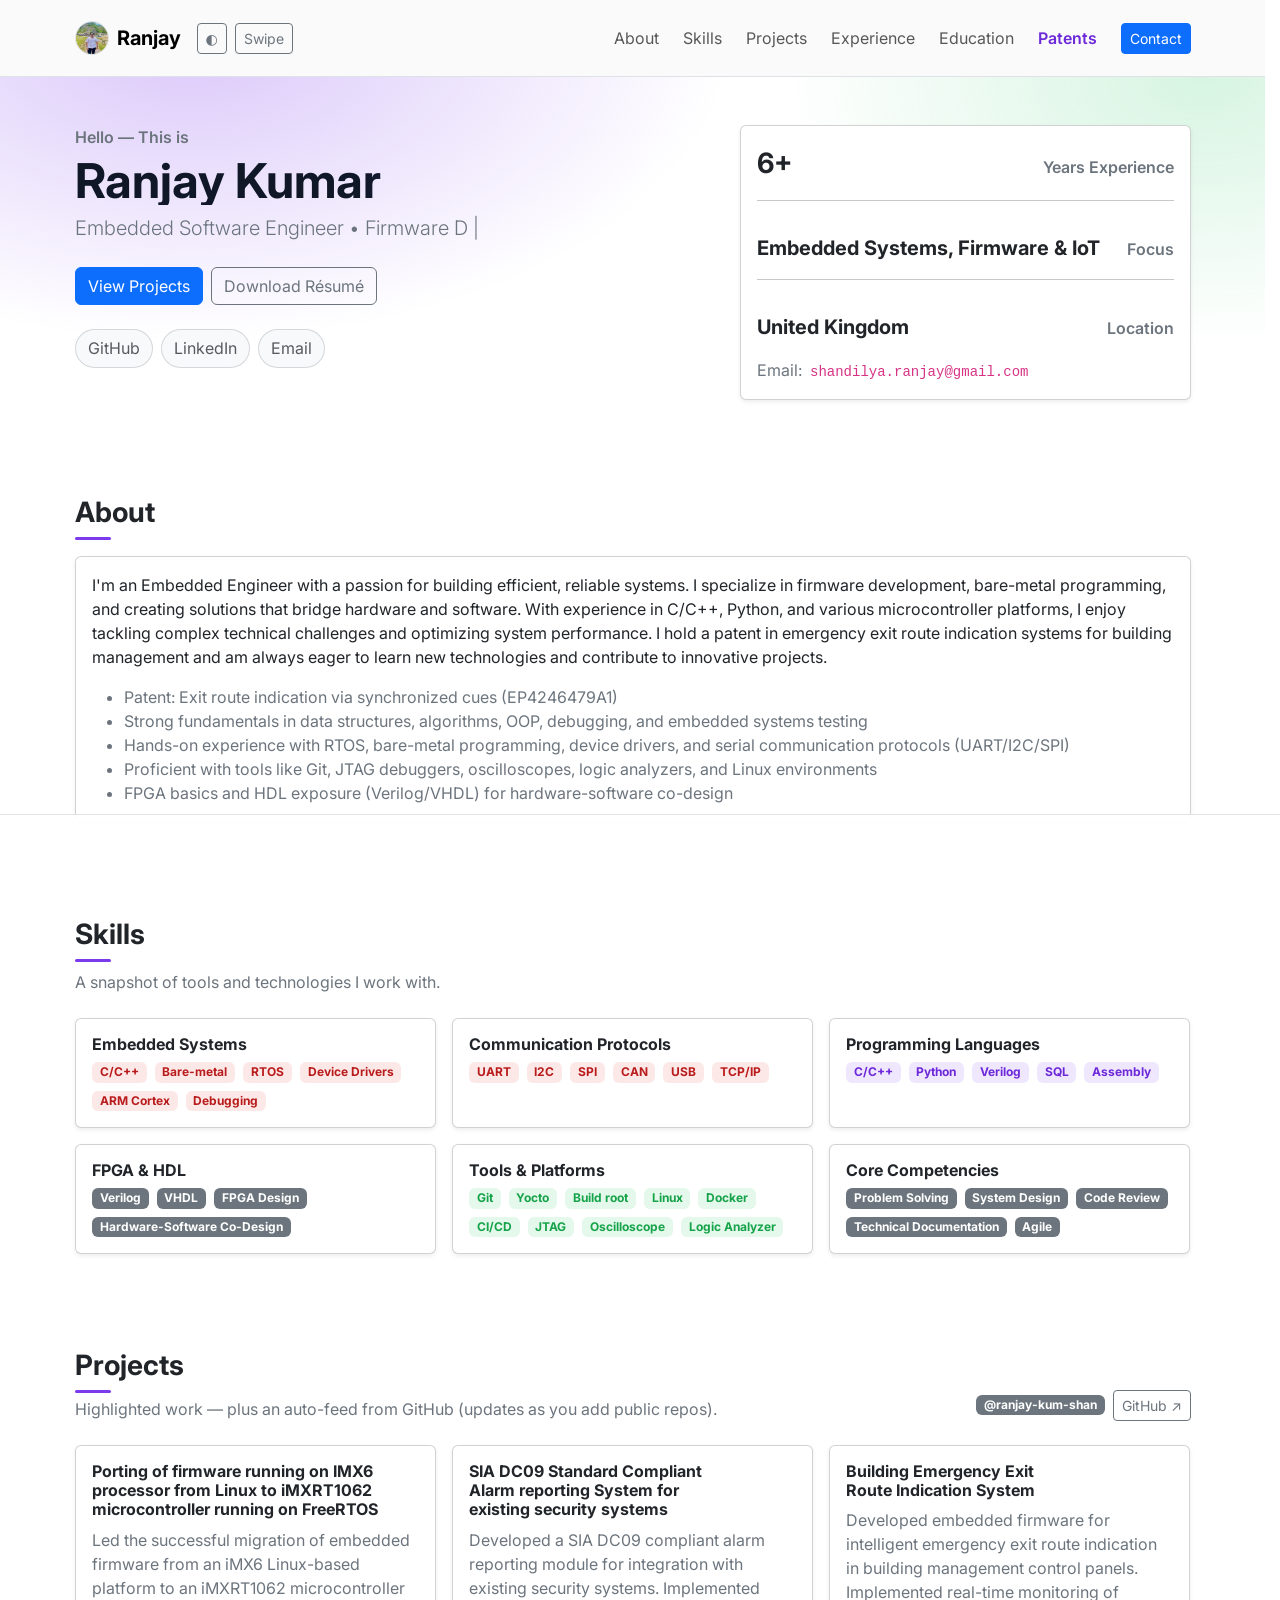
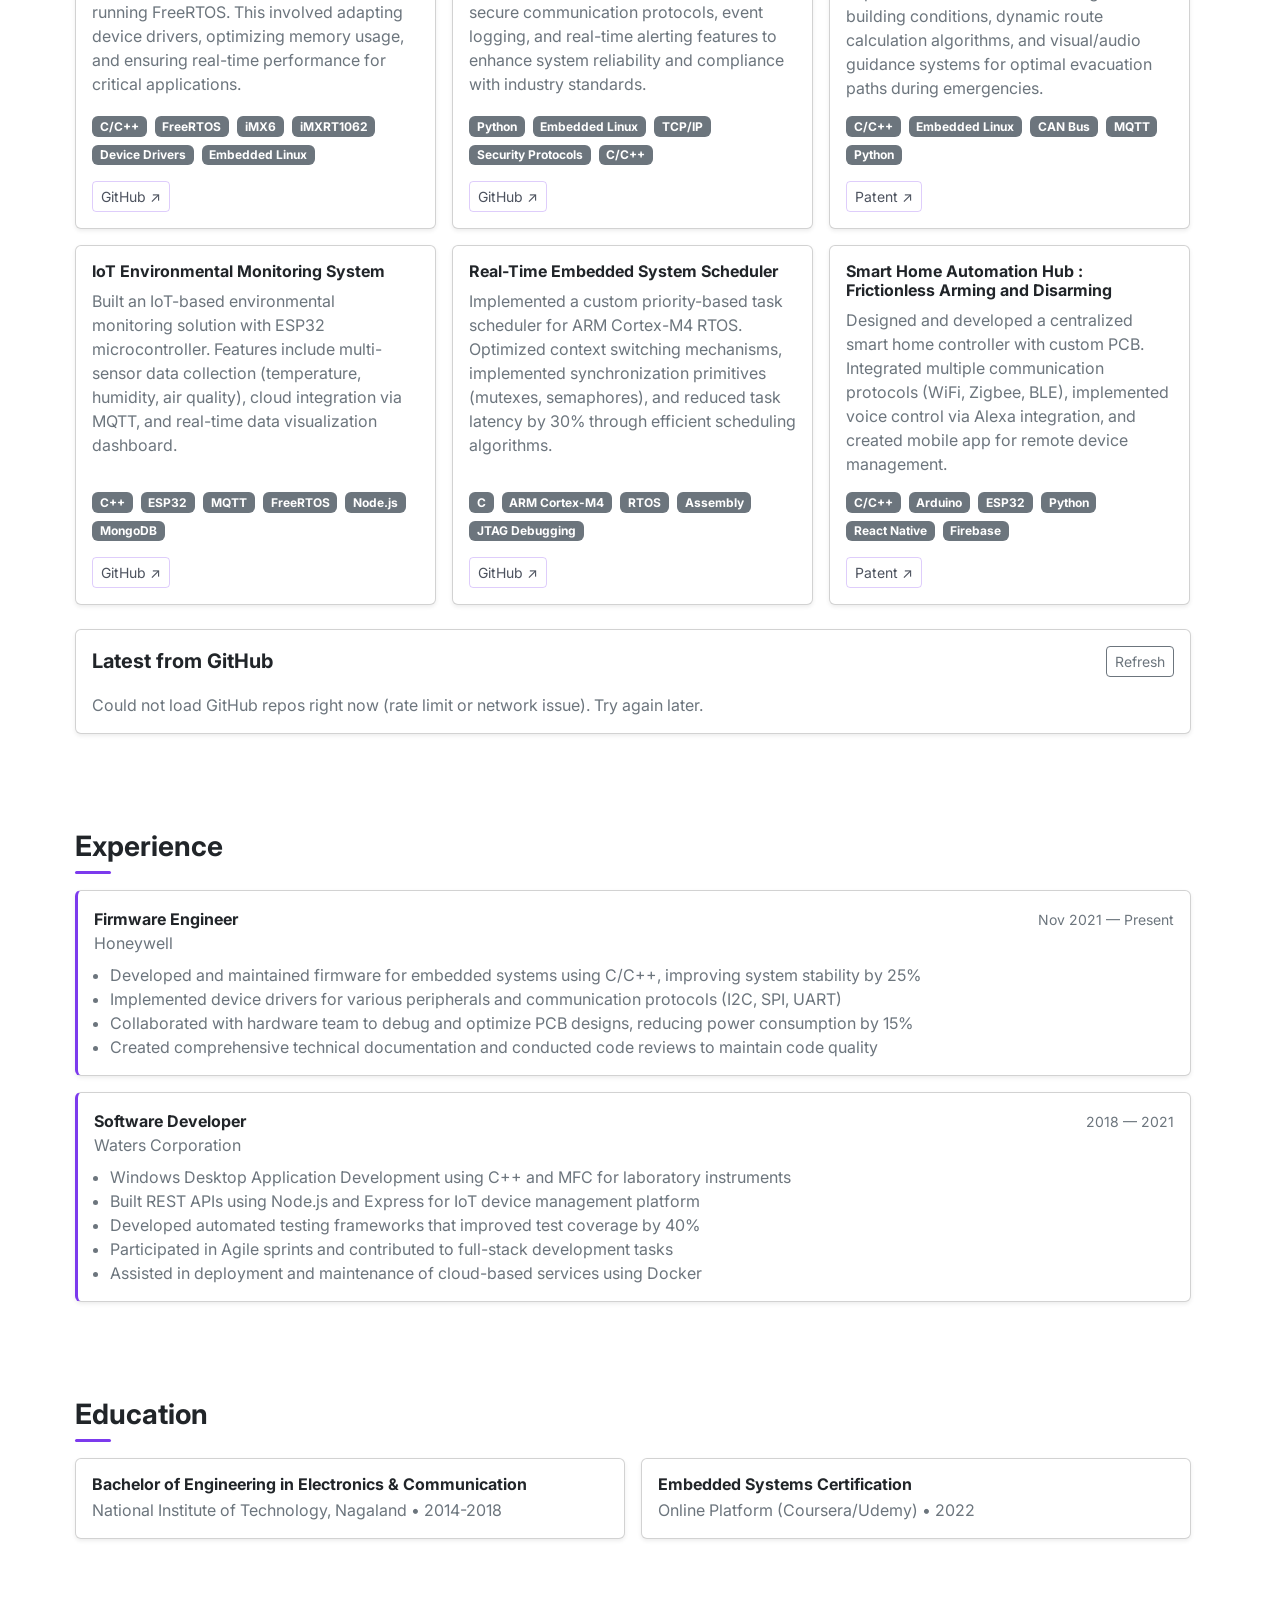
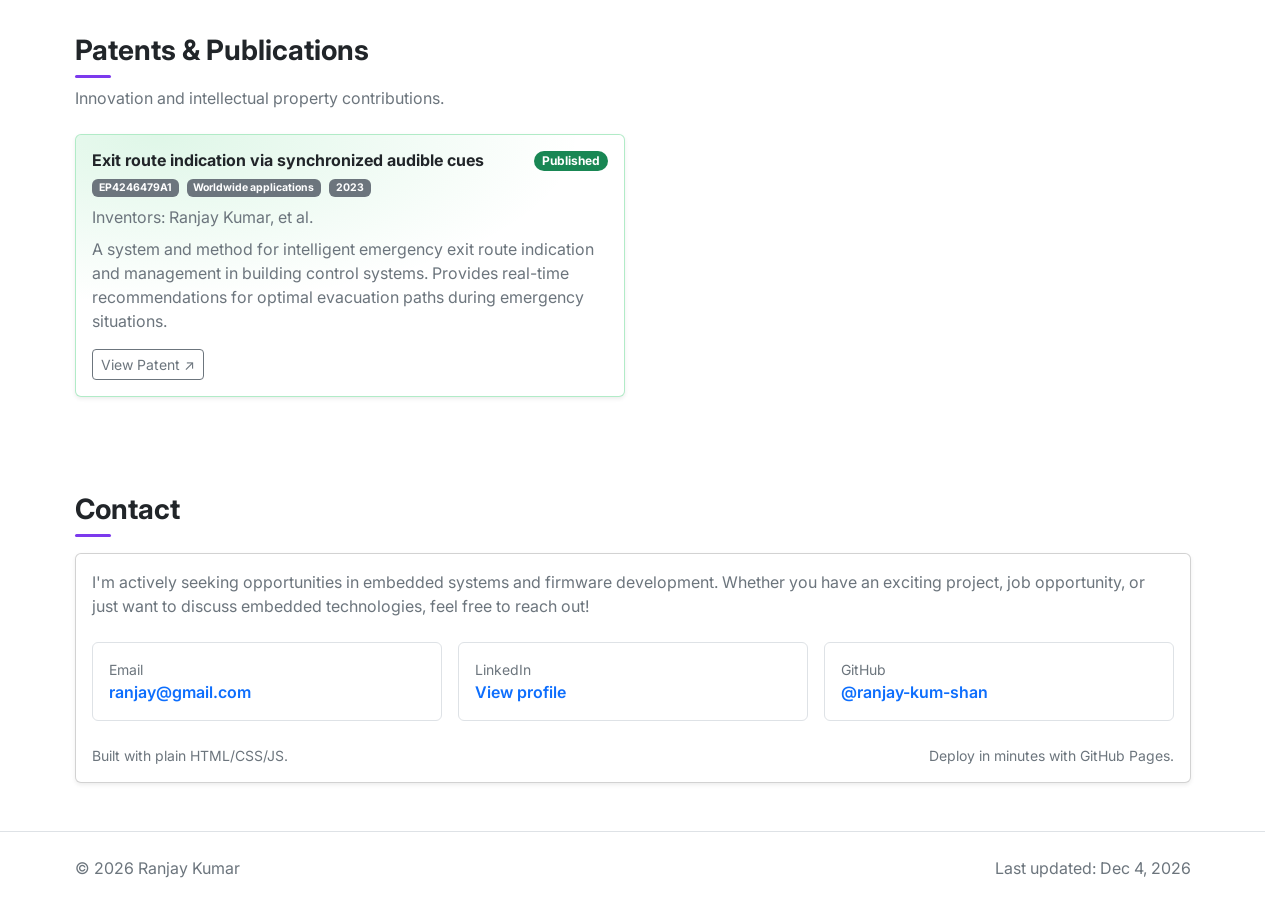
<file: index.html>
<!doctype html>
<html lang="en" data-bs-theme="dark">
<head>
  <meta charset="utf-8" />
  <meta name="viewport" content="width=device-width, initial-scale=1" />
  <meta name="description" content="Professional portfolio of Ranjay Kumar — Embedded Software Engineer specializing in firmware and embedded systems development." />
  <meta name="keywords" content="Embedded Systems Engineer, Firmware Developer, Portfolio, C/C++, Python, Java" />
  <meta name="author" content="Ranjay Kumar" />
  <meta property="og:title" content="Ranjay Kumar | Embedded Software Engineer Portfolio" />
  <meta property="og:description" content="Professional portfolio showcasing embedded systems projects, skills, and experience." />
  <meta property="og:type" content="website" />
  <title>Ranjay Kumar | Portfolio (Bootstrap)</title>

  <link rel="icon" href="assets/Ranjay.png" />
  <link rel="preconnect" href="https://fonts.googleapis.com">
  <link rel="preconnect" href="https://fonts.gstatic.com" crossorigin>
  <link href="https://fonts.googleapis.com/css2?family=Inter:wght@400;500;600;700;800&display=swap" rel="stylesheet">

  <!-- Bootstrap 5 (CDN) -->
  <link href="https://cdn.jsdelivr.net/npm/bootstrap@5.3.3/dist/css/bootstrap.min.css" rel="stylesheet" integrity="sha384-QWTKZyjpPEjISv5WaRU9OFeRpok6YctnYmDr5pNlyT2bRjXh0JMhjY6hW+ALEwIH" crossorigin="anonymous">

  <link rel="stylesheet" href="styles-bootstrap.css" />
</head>

<body data-ui="bootstrap">
  <a class="visually-hidden-focusable" href="#main">Skip to content</a>

  <!-- Scroll Progress Indicator -->
  <div id="scrollProgress" class="scroll-progress" aria-hidden="true"></div>

  <header class="sticky-top border-bottom bg-body-tertiary bg-opacity-75 backdrop-blur">
    <nav class="navbar navbar-expand-lg" aria-label="Primary">
      <div class="container py-2">
        <a class="navbar-brand d-flex align-items-center gap-2" href="#top" aria-label="Go to top">
          <img src="assets/Ranjay.png" alt="Avatar" width="34" height="34" class="rounded-circle border" />
          <span class="fw-bold">Ranjay</span>
        </a>

        <div class="d-flex align-items-center gap-2">
          <button id="themeToggle" class="btn btn-outline-secondary btn-sm" type="button" aria-label="Toggle theme" title="Toggle theme">
            <span class="theme-icon" aria-hidden="true">◐</span>
          </button>

          <button id="swipeModeToggle" class="btn btn-outline-secondary btn-sm" type="button" aria-pressed="false" aria-label="Toggle swipe mode" title="Swipe mode">
            Swipe
          </button>

          <button class="navbar-toggler" type="button" data-bs-toggle="collapse" data-bs-target="#primaryNav" aria-controls="primaryNav" aria-expanded="false" aria-label="Toggle navigation">
            <span class="navbar-toggler-icon"></span>
          </button>
        </div>

        <div class="collapse navbar-collapse" id="primaryNav">
          <ul class="navbar-nav ms-auto mb-2 mb-lg-0 align-items-lg-center gap-lg-2">
            <li class="nav-item"><a class="nav-link" href="#about">About</a></li>
            <li class="nav-item"><a class="nav-link" href="#skills">Skills</a></li>
            <li class="nav-item"><a class="nav-link" href="#projects">Projects</a></li>
            <li class="nav-item"><a class="nav-link" href="#experience">Experience</a></li>
            <li class="nav-item"><a class="nav-link" href="#education">Education</a></li>
            <li class="nav-item"><a class="nav-link" href="#patents">Patents</a></li>
            <li class="nav-item"><a class="btn btn-primary btn-sm ms-lg-2" href="#contact">Contact</a></li>
          </ul>
        </div>
      </div>
    </nav>
  </header>

  <main id="main">
    <section id="top" class="hero-bs py-5">
      <div class="container">
        <div class="row g-4 align-items-start">
          <div class="col-lg-7">
            <p class="text-secondary fw-semibold mb-2">Hello — This is</p>
            <h1 class="display-5 fw-bold lh-1 mb-2 hero-title">Ranjay Kumar</h1>
            <p class="lead text-secondary mb-4">
              <span id="typingText"></span>
              <span class="typing-cursor" aria-hidden="true">|</span>
            </p>

            <div class="d-flex flex-wrap gap-2 mb-4">
              <a class="btn btn-primary" href="#projects">View Projects</a>
              <a class="btn btn-outline-secondary" id="resumeBtn" href="#" target="_blank" rel="noopener">Download Résumé</a>
            </div>

            <div class="d-flex flex-wrap gap-2" id="socialRow" aria-label="Social links"></div>
          </div>

          <div class="col-lg-5">
            <div class="card shadow-sm">
              <div class="card-body">
                <div class="row g-3">
                  <div class="col-12">
                    <div class="d-flex justify-content-between align-items-baseline">
                      <div class="fs-3 fw-bold" id="statYears">—</div>
                      <div class="text-secondary fw-semibold">Years Experience</div>
                    </div>
                    <hr class="my-3" />
                  </div>
                  <div class="col-12">
                    <div class="d-flex justify-content-between align-items-baseline">
                      <div class="fs-5 fw-bold" id="statFocus">—</div>
                      <div class="text-secondary fw-semibold">Focus</div>
                    </div>
                    <hr class="my-3" />
                  </div>
                  <div class="col-12">
                    <div class="d-flex justify-content-between align-items-baseline">
                      <div class="fs-5 fw-bold" id="statLocation">—</div>
                      <div class="text-secondary fw-semibold">Location</div>
                    </div>
                  </div>
                </div>

                <p class="text-secondary mb-0 mt-3">Email: <code class="ms-1">shandilya.ranjay@gmail.com</code></p>
              </div>
            </div>
          </div>
        </div>
      </div>
    </section>

    <section id="about" class="py-5">
      <div class="container">
        <h2 class="h3 fw-bold mb-3 section-title">About</h2>
        <div class="card shadow-sm">
          <div class="card-body">
            <p class="mb-3" id="aboutText"></p>
            <ul class="text-secondary mb-0" id="highlights"></ul>
          </div>
        </div>
      </div>
    </section>

    <section id="skills" class="py-5">
      <div class="container">
        <h2 class="h3 fw-bold mb-2 section-title">Skills</h2>
        <p class="text-secondary mb-4">A snapshot of tools and technologies I work with.</p>
        <div class="row g-3" id="skillsGrid"></div>
      </div>
    </section>

    <section id="projects" class="py-5">
      <div class="container">
        <div class="d-flex flex-wrap justify-content-between align-items-end gap-2 mb-4">
          <div>
            <h2 class="h3 fw-bold mb-1 section-title">Projects</h2>
            <p class="text-secondary mb-0">Highlighted work — plus an auto-feed from GitHub (updates as you add public repos).</p>
          </div>
          <div class="d-flex flex-wrap gap-2 align-items-center">
            <span class="badge text-bg-secondary" id="githubUserPill">@ranjay-kum-shan</span>
            <a class="btn btn-outline-secondary btn-sm" id="githubProfileLink" href="https://github.com/ranjay-kum-shan" target="_blank" rel="noopener">GitHub ↗</a>
          </div>
        </div>

        <div class="row g-3" id="featuredProjects"></div>

        <div class="card shadow-sm mt-4">
          <div class="card-body">
            <div class="d-flex justify-content-between align-items-center gap-2 mb-3">
              <h3 class="h5 fw-bold mb-0">Latest from GitHub</h3>
              <button class="btn btn-outline-secondary btn-sm" id="refreshRepos" type="button">Refresh</button>
            </div>
            <div class="row g-3" id="repoGrid"></div>
            <p class="text-secondary mt-3 mb-0" id="repoNote">If you don't see anything here yet, make a repo public and refresh.</p>
          </div>
        </div>
      </div>
    </section>

    <section id="experience" class="py-5">
      <div class="container">
        <h2 class="h3 fw-bold mb-3 section-title">Experience</h2>
        <div class="vstack gap-3" id="experienceTimeline"></div>
      </div>
    </section>

    <section id="education" class="py-5">
      <div class="container">
        <h2 class="h3 fw-bold mb-3 section-title">Education</h2>
        <div class="row g-3" id="educationGrid"></div>
      </div>
    </section>

    <section id="patents" class="py-5">
      <div class="container">
        <h2 class="h3 fw-bold mb-2 section-title">Patents & Publications</h2>
        <p class="text-secondary mb-4">Innovation and intellectual property contributions.</p>
        <div class="row g-3" id="patentsGrid"></div>
      </div>
    </section>

    <section id="contact" class="py-5">
      <div class="container">
        <h2 class="h3 fw-bold mb-3 section-title">Contact</h2>
        <div class="card shadow-sm">
          <div class="card-body">
            <p class="text-secondary mb-4" id="contactBlurb"></p>

            <div class="row g-3">
              <div class="col-md-4">
                <a class="d-block text-decoration-none p-3 rounded border bg-body" id="emailLink" href="#">
                  <div class="text-secondary small">Email</div>
                  <div class="fw-semibold" id="emailText">your.email@example.com</div>
                </a>
              </div>
              <div class="col-md-4">
                <a class="d-block text-decoration-none p-3 rounded border bg-body" id="linkedinLink" href="#" target="_blank" rel="noopener">
                  <div class="text-secondary small">LinkedIn</div>
                  <div class="fw-semibold" id="linkedinText">Add your LinkedIn</div>
                </a>
              </div>
              <div class="col-md-4">
                <a class="d-block text-decoration-none p-3 rounded border bg-body" id="githubLink" href="https://github.com/ranjay-kum-shan" target="_blank" rel="noopener">
                  <div class="text-secondary small">GitHub</div>
                  <div class="fw-semibold">@ranjay-kum-shan</div>
                </a>
              </div>
            </div>

            <div class="d-flex flex-wrap justify-content-between gap-2 text-secondary mt-4 small">
              <span>Built with plain HTML/CSS/JS.</span>
              <span>Deploy in minutes with GitHub Pages.</span>
            </div>
          </div>
        </div>
      </div>
    </section>
  </main>

  <footer class="border-top py-4">
    <div class="container d-flex flex-wrap justify-content-between gap-2 text-secondary">
      <span id="footerText">© <span id="year"></span> Ranjay Kumar</span>
      <span>Last updated: <span id="lastUpdated"></span></span>
    </div>
  </footer>

  <button id="scrollToTop" class="scroll-to-top" aria-label="Scroll to top" title="Back to top" type="button">
    <span aria-hidden="true">↑</span>
  </button>

  <!-- Mobile swipe navigation (rendered by script.js) -->
  <nav id="sectionCards" class="section-cards" aria-label="Swipe between sections"></nav>

  <script src="https://cdn.jsdelivr.net/npm/bootstrap@5.3.3/dist/js/bootstrap.bundle.min.js" integrity="sha384-YvpcrYf0tY3lHB60NNkmXc5s9fDVZLESaAA55NDzOxhy9GkcIdslK1eN7N6jIeHz" crossorigin="anonymous"></script>
  <script src="profile.js"></script>
  <script src="script.js"></script>
</body>
</html>
</file>
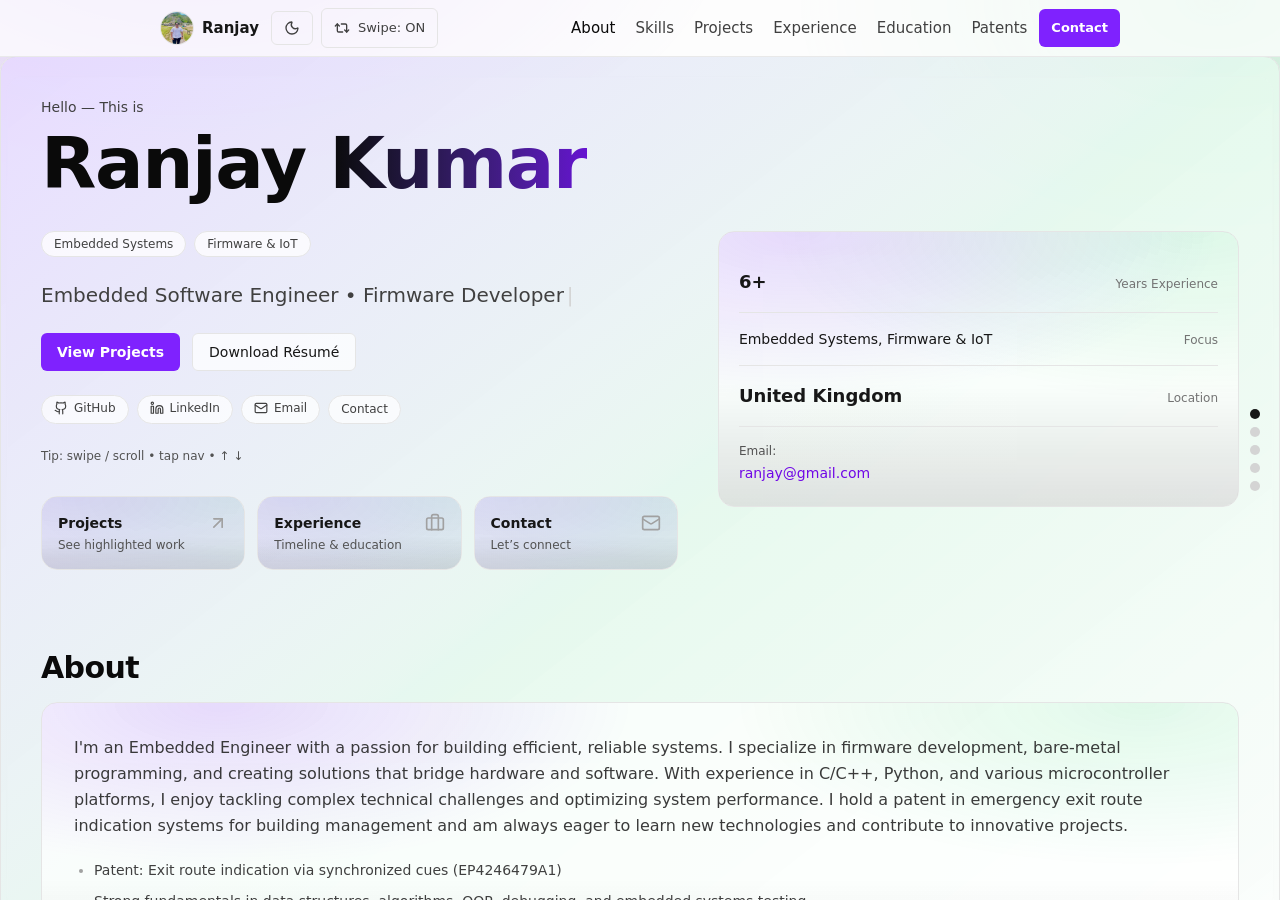
<file: swipe/index.html>
<!doctype html>
<html lang="en">
  <head>
    <meta charset="UTF-8" />
    <meta name="viewport" content="width=device-width, initial-scale=1.0" />
    <title>Ranjay | Portfolio</title>
    <script type="module" crossorigin src="./assets/index-Cuyi0glk.js"></script>
    <link rel="stylesheet" crossorigin href="./assets/index-_SPR1JUs.css">
  </head>
  <body>
    <div id="root"></div>
  </body>
</html>
</file>
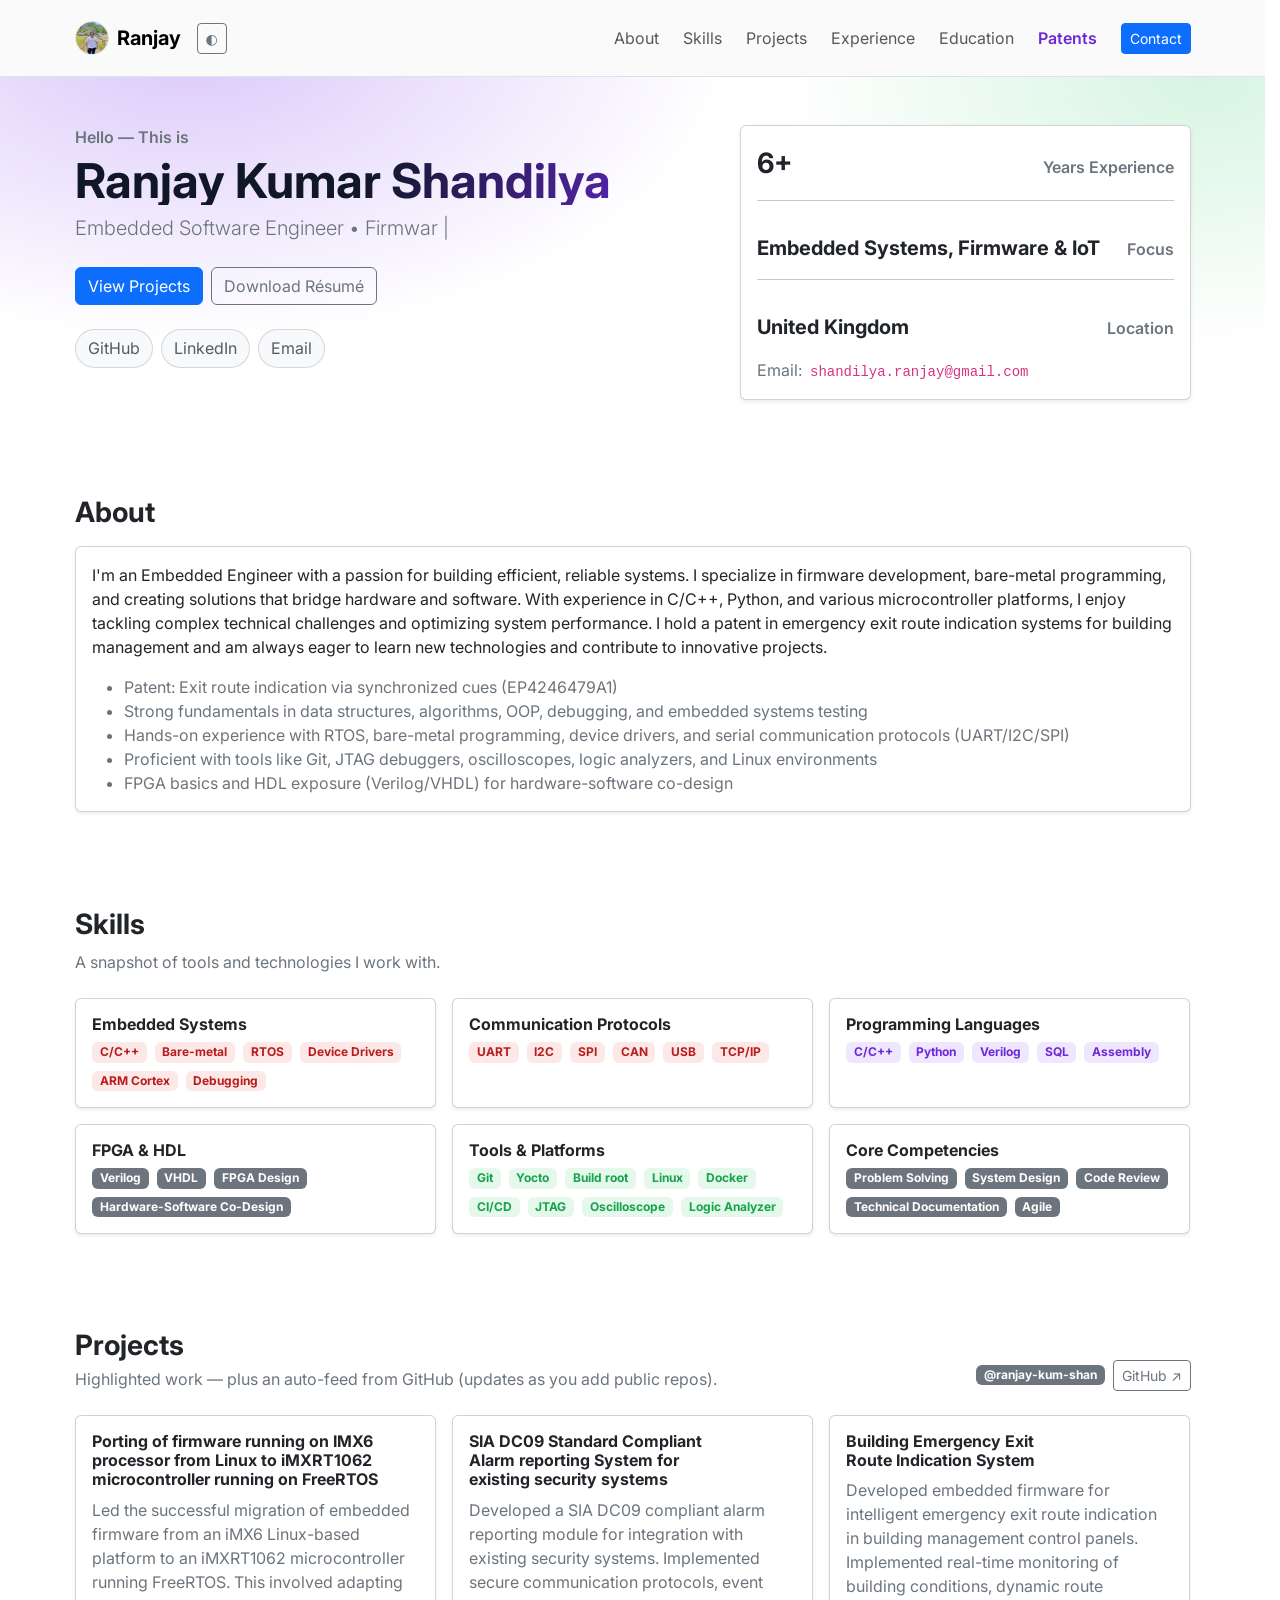
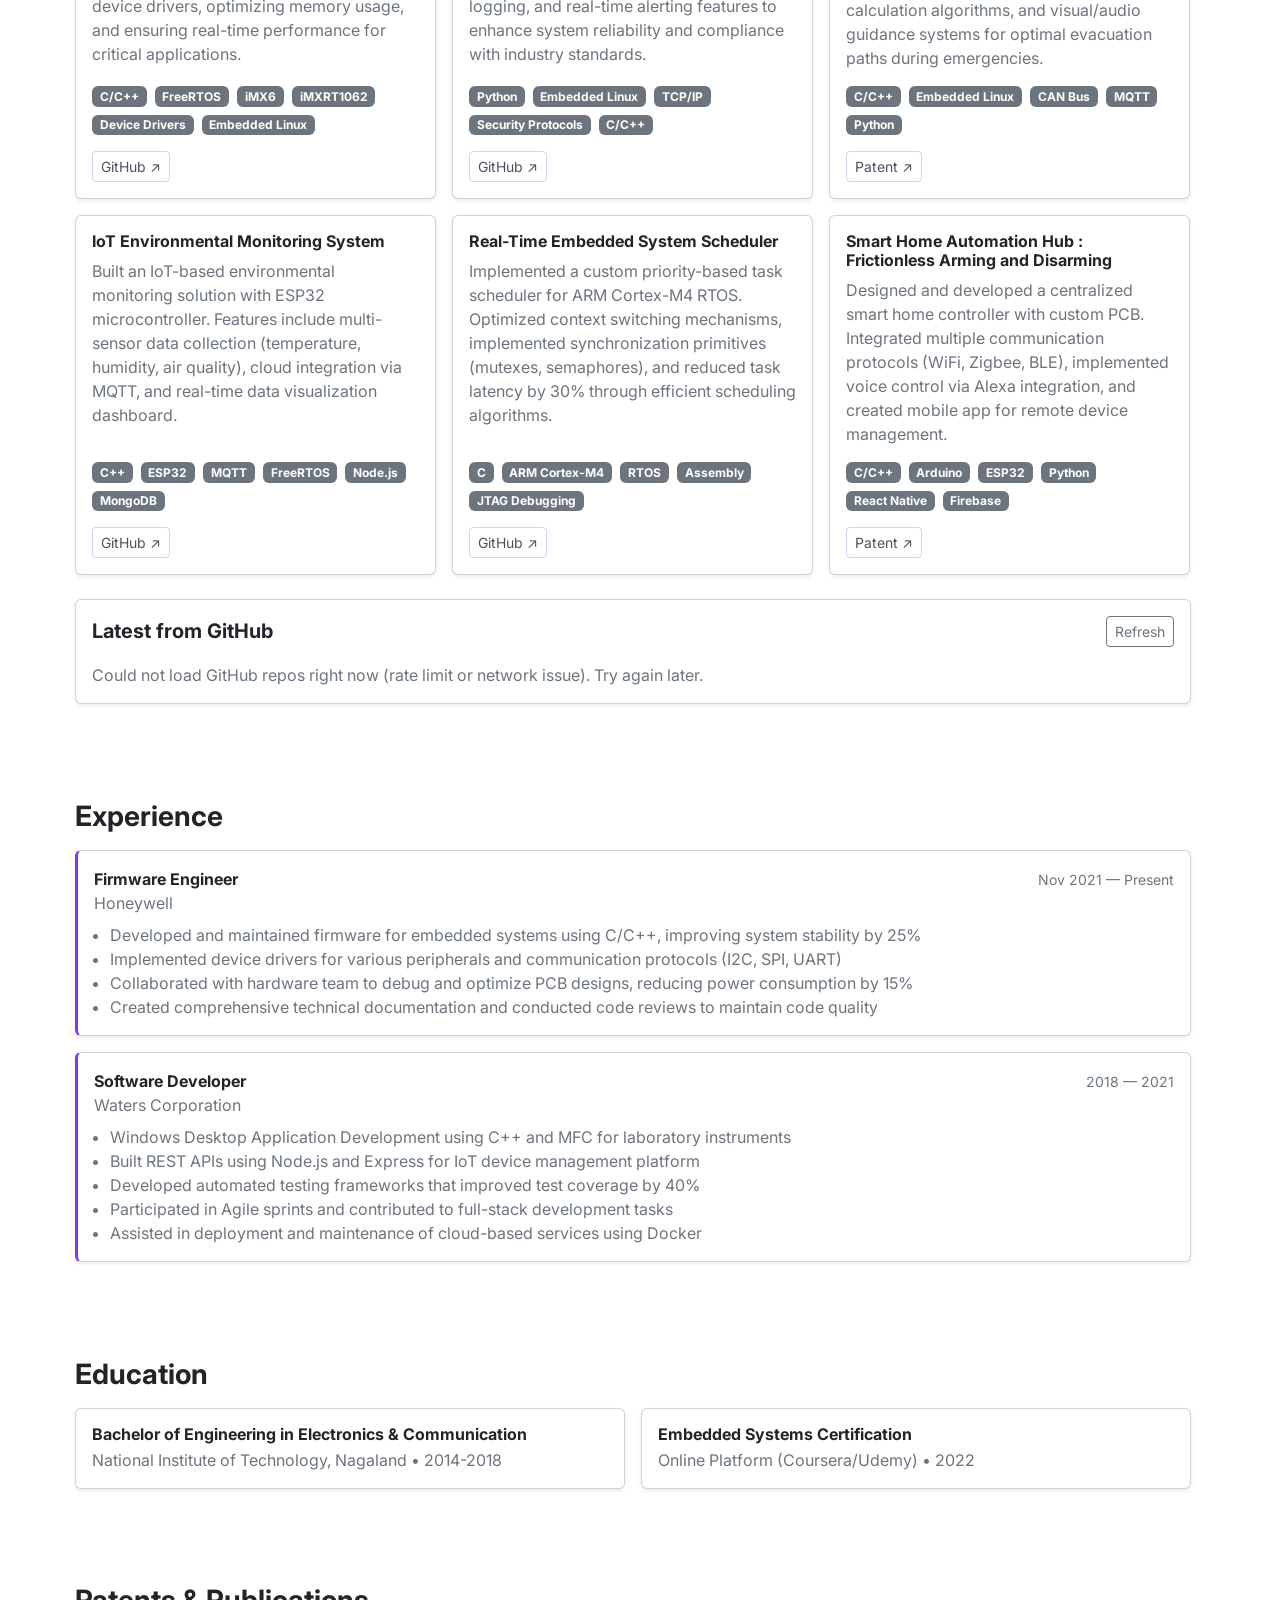
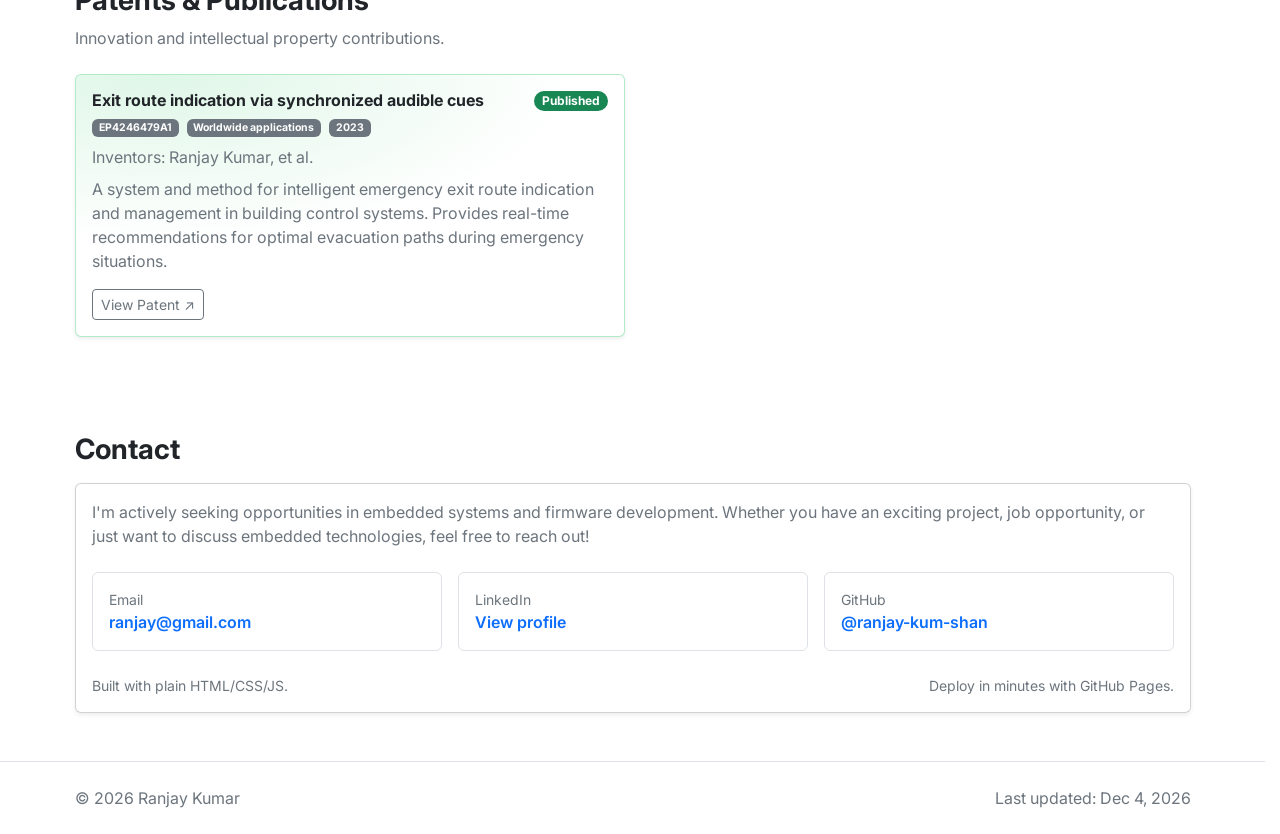
<file: index-bootstrap.html>
<!doctype html>
<html lang="en" data-bs-theme="dark">
<head>
  <meta charset="utf-8" />
  <meta name="viewport" content="width=device-width, initial-scale=1" />
  <meta name="description" content="Professional portfolio of Ranjay Kumar — Embedded Software Engineer specializing in firmware and embedded systems development." />
  <meta name="keywords" content="Embedded Systems Engineer, Firmware Developer, Portfolio, C/C++, Python, Java" />
  <meta name="author" content="Ranjay Kumar" />
  <meta property="og:title" content="Ranjay Kumar | Embedded Software Engineer Portfolio" />
  <meta property="og:description" content="Professional portfolio showcasing embedded systems projects, skills, and experience." />
  <meta property="og:type" content="website" />
  <title>Ranjay Kumar | Portfolio (Bootstrap)</title>

  <link rel="icon" href="assets/Ranjay.png" />
  <link rel="preconnect" href="https://fonts.googleapis.com">
  <link rel="preconnect" href="https://fonts.gstatic.com" crossorigin>
  <link href="https://fonts.googleapis.com/css2?family=Inter:wght@400;500;600;700;800&display=swap" rel="stylesheet">

  <!-- Bootstrap 5 (CDN) -->
  <link href="https://cdn.jsdelivr.net/npm/bootstrap@5.3.3/dist/css/bootstrap.min.css" rel="stylesheet" integrity="sha384-QWTKZyjpPEjISv5WaRU9OFeRpok6YctnYmDr5pNlyT2bRjXh0JMhjY6hW+ALEwIH" crossorigin="anonymous">

  <link rel="stylesheet" href="styles-bootstrap.css" />
</head>

<body data-ui="bootstrap">
  <a class="visually-hidden-focusable" href="#main">Skip to content</a>

  <!-- Scroll Progress Indicator -->
  <div id="scrollProgress" class="scroll-progress" aria-hidden="true"></div>

  <header class="sticky-top border-bottom bg-body-tertiary bg-opacity-75 backdrop-blur">
    <nav class="navbar navbar-expand-lg" aria-label="Primary">
      <div class="container py-2">
        <a class="navbar-brand d-flex align-items-center gap-2" href="#top" aria-label="Go to top">
          <img src="assets/Ranjay.png" alt="Avatar" width="34" height="34" class="rounded-circle border" />
          <span class="fw-bold">Ranjay</span>
        </a>

        <div class="d-flex align-items-center gap-2">
          <button id="themeToggle" class="btn btn-outline-secondary btn-sm" type="button" aria-label="Toggle theme" title="Toggle theme">
            <span class="theme-icon" aria-hidden="true">◐</span>
          </button>

          <button class="navbar-toggler" type="button" data-bs-toggle="collapse" data-bs-target="#primaryNav" aria-controls="primaryNav" aria-expanded="false" aria-label="Toggle navigation">
            <span class="navbar-toggler-icon"></span>
          </button>
        </div>

        <div class="collapse navbar-collapse" id="primaryNav">
          <ul class="navbar-nav ms-auto mb-2 mb-lg-0 align-items-lg-center gap-lg-2">
            <li class="nav-item"><a class="nav-link" href="#about">About</a></li>
            <li class="nav-item"><a class="nav-link" href="#skills">Skills</a></li>
            <li class="nav-item"><a class="nav-link" href="#projects">Projects</a></li>
            <li class="nav-item"><a class="nav-link" href="#experience">Experience</a></li>
            <li class="nav-item"><a class="nav-link" href="#education">Education</a></li>
            <li class="nav-item"><a class="nav-link" href="#patents">Patents</a></li>
            <li class="nav-item"><a class="btn btn-primary btn-sm ms-lg-2" href="#contact">Contact</a></li>
          </ul>
        </div>
      </div>
    </nav>
  </header>

  <main id="main">
    <section id="top" class="hero-bs py-5">
      <div class="container">
        <div class="row g-4 align-items-start">
          <div class="col-lg-7">
            <p class="text-secondary fw-semibold mb-2">Hello — This is</p>
            <h1 class="display-5 fw-bold lh-1 mb-2 hero-title">Ranjay Kumar Shandilya</h1>
            <p class="lead text-secondary mb-4">
              <span id="typingText"></span>
              <span class="typing-cursor" aria-hidden="true">|</span>
            </p>

            <div class="d-flex flex-wrap gap-2 mb-4">
              <a class="btn btn-primary" href="#projects">View Projects</a>
              <a class="btn btn-outline-secondary" id="resumeBtn" href="#" target="_blank" rel="noopener">Download Résumé</a>
            </div>

            <div class="d-flex flex-wrap gap-2" id="socialRow" aria-label="Social links"></div>
          </div>

          <div class="col-lg-5">
            <div class="card shadow-sm">
              <div class="card-body">
                <div class="row g-3">
                  <div class="col-12">
                    <div class="d-flex justify-content-between align-items-baseline">
                      <div class="fs-3 fw-bold" id="statYears">—</div>
                      <div class="text-secondary fw-semibold">Years Experience</div>
                    </div>
                    <hr class="my-3" />
                  </div>
                  <div class="col-12">
                    <div class="d-flex justify-content-between align-items-baseline">
                      <div class="fs-5 fw-bold" id="statFocus">—</div>
                      <div class="text-secondary fw-semibold">Focus</div>
                    </div>
                    <hr class="my-3" />
                  </div>
                  <div class="col-12">
                    <div class="d-flex justify-content-between align-items-baseline">
                      <div class="fs-5 fw-bold" id="statLocation">—</div>
                      <div class="text-secondary fw-semibold">Location</div>
                    </div>
                  </div>
                </div>

                <p class="text-secondary mb-0 mt-3">Email: <code class="ms-1">shandilya.ranjay@gmail.com</code></p>
              </div>
            </div>
          </div>
        </div>
      </div>
    </section>

    <section id="about" class="py-5">
      <div class="container">
        <h2 class="h3 fw-bold mb-3">About</h2>
        <div class="card shadow-sm">
          <div class="card-body">
            <p class="mb-3" id="aboutText"></p>
            <ul class="text-secondary mb-0" id="highlights"></ul>
          </div>
        </div>
      </div>
    </section>

    <section id="skills" class="py-5">
      <div class="container">
        <h2 class="h3 fw-bold mb-2">Skills</h2>
        <p class="text-secondary mb-4">A snapshot of tools and technologies I work with.</p>
        <div class="row g-3" id="skillsGrid"></div>
      </div>
    </section>

    <section id="projects" class="py-5">
      <div class="container">
        <div class="d-flex flex-wrap justify-content-between align-items-end gap-2 mb-4">
          <div>
            <h2 class="h3 fw-bold mb-1">Projects</h2>
            <p class="text-secondary mb-0">Highlighted work — plus an auto-feed from GitHub (updates as you add public repos).</p>
          </div>
          <div class="d-flex flex-wrap gap-2 align-items-center">
            <span class="badge text-bg-secondary" id="githubUserPill">@ranjay-kum-shan</span>
            <a class="btn btn-outline-secondary btn-sm" id="githubProfileLink" href="https://github.com/ranjay-kum-shan" target="_blank" rel="noopener">GitHub ↗</a>
          </div>
        </div>

        <div class="row g-3" id="featuredProjects"></div>

        <div class="card shadow-sm mt-4">
          <div class="card-body">
            <div class="d-flex justify-content-between align-items-center gap-2 mb-3">
              <h3 class="h5 fw-bold mb-0">Latest from GitHub</h3>
              <button class="btn btn-outline-secondary btn-sm" id="refreshRepos" type="button">Refresh</button>
            </div>
            <div class="row g-3" id="repoGrid"></div>
            <p class="text-secondary mt-3 mb-0" id="repoNote">If you don't see anything here yet, make a repo public and refresh.</p>
          </div>
        </div>
      </div>
    </section>

    <section id="experience" class="py-5">
      <div class="container">
        <h2 class="h3 fw-bold mb-3">Experience</h2>
        <div class="vstack gap-3" id="experienceTimeline"></div>
      </div>
    </section>

    <section id="education" class="py-5">
      <div class="container">
        <h2 class="h3 fw-bold mb-3">Education</h2>
        <div class="row g-3" id="educationGrid"></div>
      </div>
    </section>

    <section id="patents" class="py-5">
      <div class="container">
        <h2 class="h3 fw-bold mb-2">Patents & Publications</h2>
        <p class="text-secondary mb-4">Innovation and intellectual property contributions.</p>
        <div class="row g-3" id="patentsGrid"></div>
      </div>
    </section>

    <section id="contact" class="py-5">
      <div class="container">
        <h2 class="h3 fw-bold mb-3">Contact</h2>
        <div class="card shadow-sm">
          <div class="card-body">
            <p class="text-secondary mb-4" id="contactBlurb"></p>

            <div class="row g-3">
              <div class="col-md-4">
                <a class="d-block text-decoration-none p-3 rounded border bg-body" id="emailLink" href="#">
                  <div class="text-secondary small">Email</div>
                  <div class="fw-semibold" id="emailText">your.email@example.com</div>
                </a>
              </div>
              <div class="col-md-4">
                <a class="d-block text-decoration-none p-3 rounded border bg-body" id="linkedinLink" href="#" target="_blank" rel="noopener">
                  <div class="text-secondary small">LinkedIn</div>
                  <div class="fw-semibold" id="linkedinText">Add your LinkedIn</div>
                </a>
              </div>
              <div class="col-md-4">
                <a class="d-block text-decoration-none p-3 rounded border bg-body" id="githubLink" href="https://github.com/ranjay-kum-shan" target="_blank" rel="noopener">
                  <div class="text-secondary small">GitHub</div>
                  <div class="fw-semibold">@ranjay-kum-shan</div>
                </a>
              </div>
            </div>

            <div class="d-flex flex-wrap justify-content-between gap-2 text-secondary mt-4 small">
              <span>Built with plain HTML/CSS/JS.</span>
              <span>Deploy in minutes with GitHub Pages.</span>
            </div>
          </div>
        </div>
      </div>
    </section>
  </main>

  <footer class="border-top py-4">
    <div class="container d-flex flex-wrap justify-content-between gap-2 text-secondary">
      <span id="footerText">© <span id="year"></span> Ranjay Kumar</span>
      <span>Last updated: <span id="lastUpdated"></span></span>
    </div>
  </footer>

  <button id="scrollToTop" class="scroll-to-top" aria-label="Scroll to top" title="Back to top" type="button">
    <span aria-hidden="true">↑</span>
  </button>

  <script src="https://cdn.jsdelivr.net/npm/bootstrap@5.3.3/dist/js/bootstrap.bundle.min.js" integrity="sha384-YvpcrYf0tY3lHB60NNkmXc5s9fDVZLESaAA55NDzOxhy9GkcIdslK1eN7N6jIeHz" crossorigin="anonymous"></script>
  <script src="profile.js"></script>
  <script src="script.js"></script>
</body>
</html>
</file>
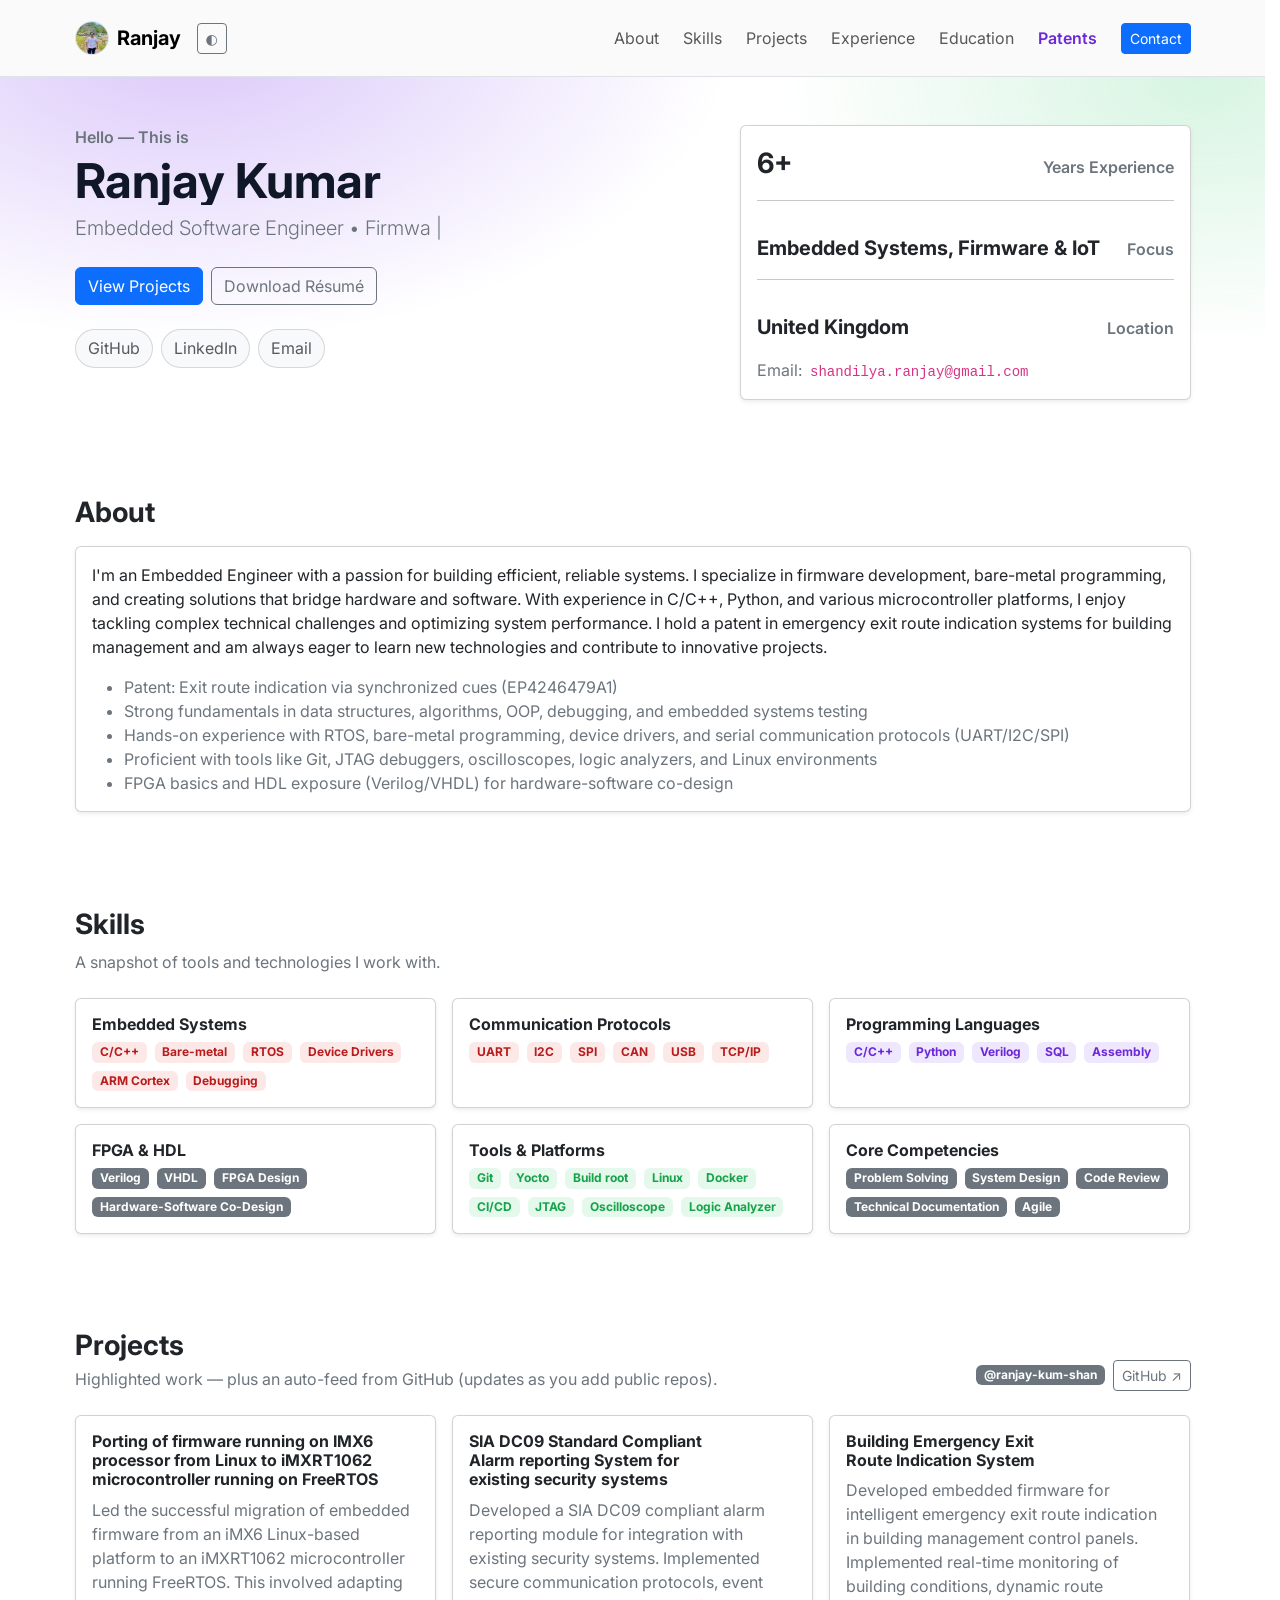
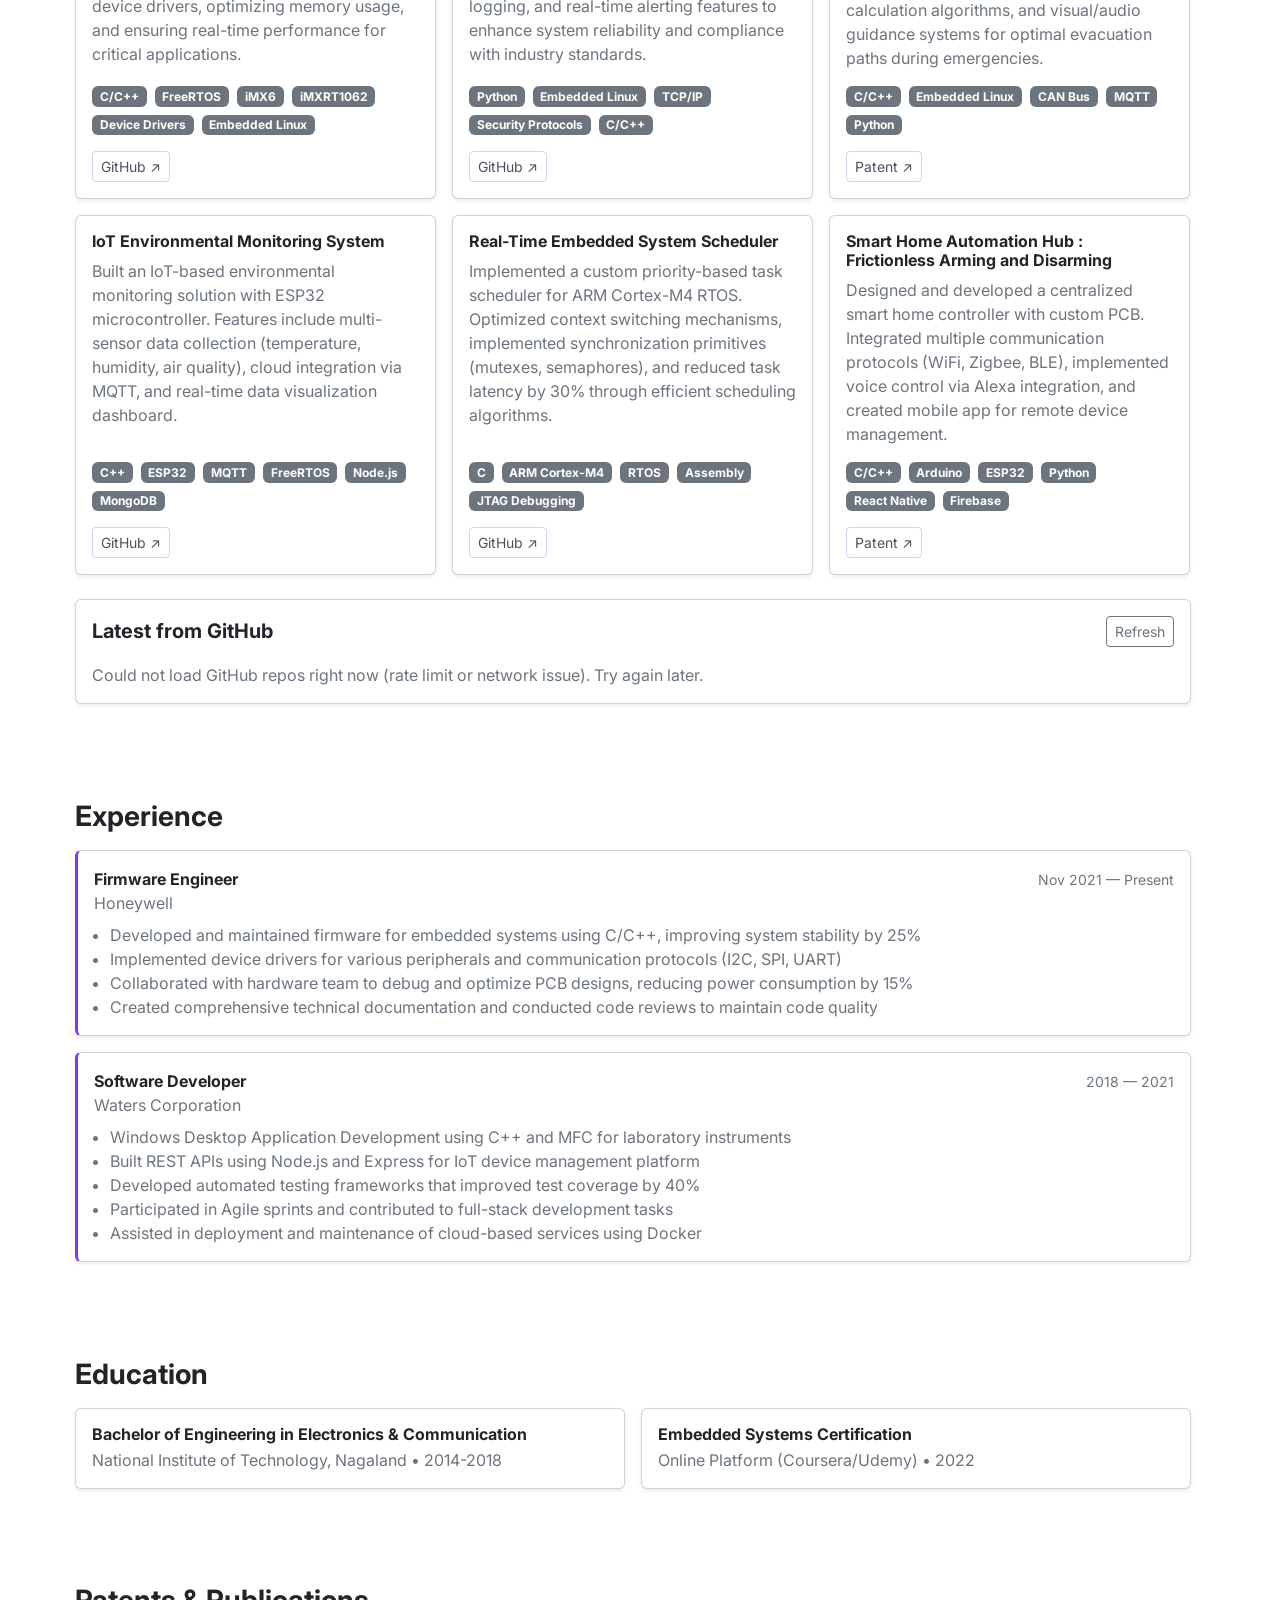
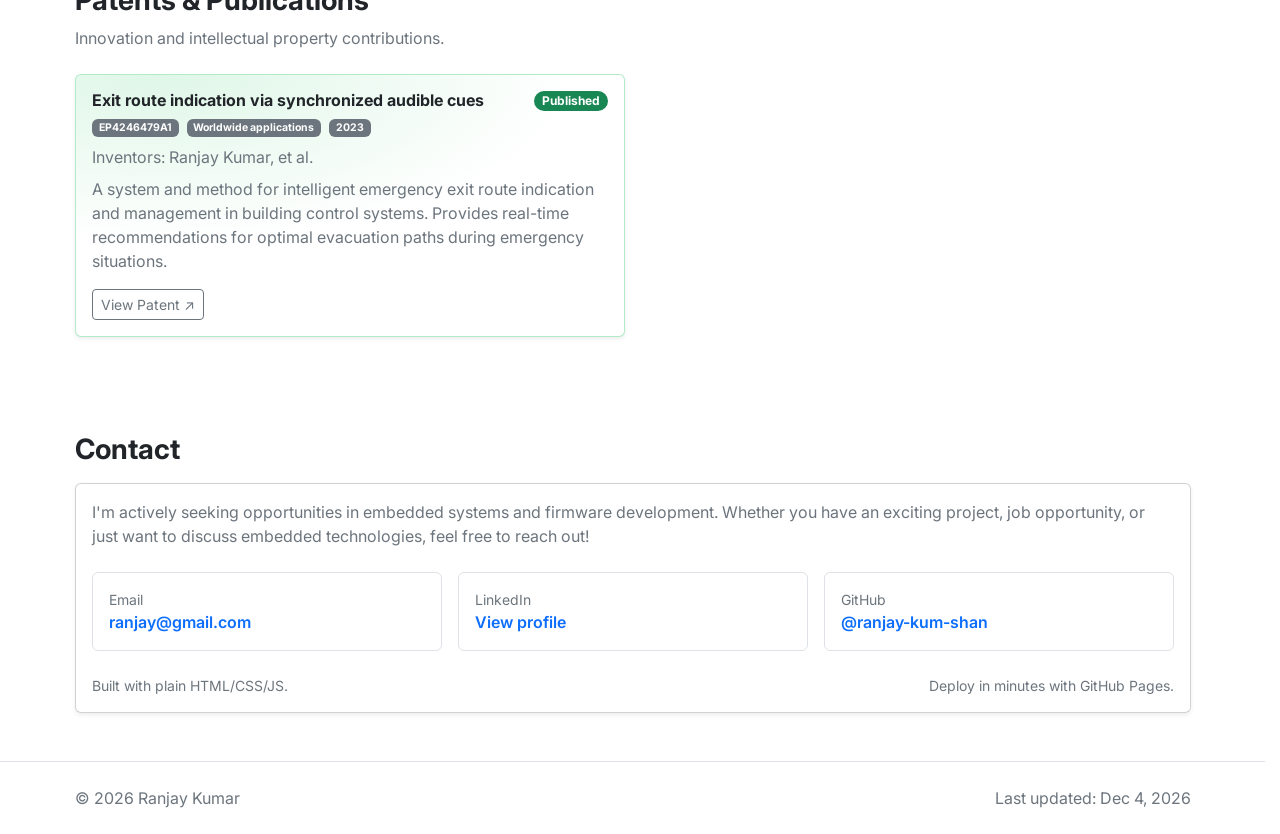
<file: index_bs.html>
<!doctype html>
<html lang="en" data-bs-theme="dark">
<head>
  <meta charset="utf-8" />
  <meta name="viewport" content="width=device-width, initial-scale=1" />
  <meta name="description" content="Professional portfolio of Ranjay Kumar — Embedded Software Engineer specializing in firmware and embedded systems development." />
  <meta name="keywords" content="Embedded Systems Engineer, Firmware Developer, Portfolio, C/C++, Python, Java" />
  <meta name="author" content="Ranjay Kumar" />
  <meta property="og:title" content="Ranjay Kumar | Embedded Software Engineer Portfolio" />
  <meta property="og:description" content="Professional portfolio showcasing embedded systems projects, skills, and experience." />
  <meta property="og:type" content="website" />
  <title>Ranjay Kumar | Portfolio (Bootstrap)</title>

  <link rel="icon" href="assets/Ranjay.png" />
  <link rel="preconnect" href="https://fonts.googleapis.com">
  <link rel="preconnect" href="https://fonts.gstatic.com" crossorigin>
  <link href="https://fonts.googleapis.com/css2?family=Inter:wght@400;500;600;700;800&display=swap" rel="stylesheet">

  <!-- Bootstrap 5 (CDN) -->
  <link href="https://cdn.jsdelivr.net/npm/bootstrap@5.3.3/dist/css/bootstrap.min.css" rel="stylesheet" integrity="sha384-QWTKZyjpPEjISv5WaRU9OFeRpok6YctnYmDr5pNlyT2bRjXh0JMhjY6hW+ALEwIH" crossorigin="anonymous">

  <link rel="stylesheet" href="styles-bootstrap.css" />
</head>

<body data-ui="bootstrap">
  <a class="visually-hidden-focusable" href="#main">Skip to content</a>

  <!-- Scroll Progress Indicator -->
  <div id="scrollProgress" class="scroll-progress" aria-hidden="true"></div>

  <header class="sticky-top border-bottom bg-body-tertiary bg-opacity-75 backdrop-blur">
    <nav class="navbar navbar-expand-lg" aria-label="Primary">
      <div class="container py-2">
        <a class="navbar-brand d-flex align-items-center gap-2" href="#top" aria-label="Go to top">
          <img src="assets/Ranjay.png" alt="Avatar" width="34" height="34" class="rounded-circle border" />
          <span class="fw-bold">Ranjay</span>
        </a>

        <div class="d-flex align-items-center gap-2">
          <button id="themeToggle" class="btn btn-outline-secondary btn-sm" type="button" aria-label="Toggle theme" title="Toggle theme">
            <span class="theme-icon" aria-hidden="true">◐</span>
          </button>

          <button class="navbar-toggler" type="button" data-bs-toggle="collapse" data-bs-target="#primaryNav" aria-controls="primaryNav" aria-expanded="false" aria-label="Toggle navigation">
            <span class="navbar-toggler-icon"></span>
          </button>
        </div>

        <div class="collapse navbar-collapse" id="primaryNav">
          <ul class="navbar-nav ms-auto mb-2 mb-lg-0 align-items-lg-center gap-lg-2">
            <li class="nav-item"><a class="nav-link" href="#about">About</a></li>
            <li class="nav-item"><a class="nav-link" href="#skills">Skills</a></li>
            <li class="nav-item"><a class="nav-link" href="#projects">Projects</a></li>
            <li class="nav-item"><a class="nav-link" href="#experience">Experience</a></li>
            <li class="nav-item"><a class="nav-link" href="#education">Education</a></li>
            <li class="nav-item"><a class="nav-link" href="#patents">Patents</a></li>
            <li class="nav-item"><a class="btn btn-primary btn-sm ms-lg-2" href="#contact">Contact</a></li>
          </ul>
        </div>
      </div>
    </nav>
  </header>

  <main id="main">
    <section id="top" class="hero-bs py-5">
      <div class="container">
        <div class="row g-4 align-items-start">
          <div class="col-lg-7">
            <p class="text-secondary fw-semibold mb-2">Hello — This is</p>
            <h1 class="display-5 fw-bold lh-1 mb-2 hero-title">Ranjay Kumar</h1>
            <p class="lead text-secondary mb-4">
              <span id="typingText"></span>
              <span class="typing-cursor" aria-hidden="true">|</span>
            </p>

            <div class="d-flex flex-wrap gap-2 mb-4">
              <a class="btn btn-primary" href="#projects">View Projects</a>
              <a class="btn btn-outline-secondary" id="resumeBtn" href="#" target="_blank" rel="noopener">Download Résumé</a>
            </div>

            <div class="d-flex flex-wrap gap-2" id="socialRow" aria-label="Social links"></div>
          </div>

          <div class="col-lg-5">
            <div class="card shadow-sm">
              <div class="card-body">
                <div class="row g-3">
                  <div class="col-12">
                    <div class="d-flex justify-content-between align-items-baseline">
                      <div class="fs-3 fw-bold" id="statYears">—</div>
                      <div class="text-secondary fw-semibold">Years Experience</div>
                    </div>
                    <hr class="my-3" />
                  </div>
                  <div class="col-12">
                    <div class="d-flex justify-content-between align-items-baseline">
                      <div class="fs-5 fw-bold" id="statFocus">—</div>
                      <div class="text-secondary fw-semibold">Focus</div>
                    </div>
                    <hr class="my-3" />
                  </div>
                  <div class="col-12">
                    <div class="d-flex justify-content-between align-items-baseline">
                      <div class="fs-5 fw-bold" id="statLocation">—</div>
                      <div class="text-secondary fw-semibold">Location</div>
                    </div>
                  </div>
                </div>

                <p class="text-secondary mb-0 mt-3">Email: <code class="ms-1">shandilya.ranjay@gmail.com</code></p>
              </div>
            </div>
          </div>
        </div>
      </div>
    </section>

    <section id="about" class="py-5">
      <div class="container">
        <h2 class="h3 fw-bold mb-3">About</h2>
        <div class="card shadow-sm">
          <div class="card-body">
            <p class="mb-3" id="aboutText"></p>
            <ul class="text-secondary mb-0" id="highlights"></ul>
          </div>
        </div>
      </div>
    </section>

    <section id="skills" class="py-5">
      <div class="container">
        <h2 class="h3 fw-bold mb-2">Skills</h2>
        <p class="text-secondary mb-4">A snapshot of tools and technologies I work with.</p>
        <div class="row g-3" id="skillsGrid"></div>
      </div>
    </section>

    <section id="projects" class="py-5">
      <div class="container">
        <div class="d-flex flex-wrap justify-content-between align-items-end gap-2 mb-4">
          <div>
            <h2 class="h3 fw-bold mb-1">Projects</h2>
            <p class="text-secondary mb-0">Highlighted work — plus an auto-feed from GitHub (updates as you add public repos).</p>
          </div>
          <div class="d-flex flex-wrap gap-2 align-items-center">
            <span class="badge text-bg-secondary" id="githubUserPill">@ranjay-kum-shan</span>
            <a class="btn btn-outline-secondary btn-sm" id="githubProfileLink" href="https://github.com/ranjay-kum-shan" target="_blank" rel="noopener">GitHub ↗</a>
          </div>
        </div>

        <div class="row g-3" id="featuredProjects"></div>

        <div class="card shadow-sm mt-4">
          <div class="card-body">
            <div class="d-flex justify-content-between align-items-center gap-2 mb-3">
              <h3 class="h5 fw-bold mb-0">Latest from GitHub</h3>
              <button class="btn btn-outline-secondary btn-sm" id="refreshRepos" type="button">Refresh</button>
            </div>
            <div class="row g-3" id="repoGrid"></div>
            <p class="text-secondary mt-3 mb-0" id="repoNote">If you don't see anything here yet, make a repo public and refresh.</p>
          </div>
        </div>
      </div>
    </section>

    <section id="experience" class="py-5">
      <div class="container">
        <h2 class="h3 fw-bold mb-3">Experience</h2>
        <div class="vstack gap-3" id="experienceTimeline"></div>
      </div>
    </section>

    <section id="education" class="py-5">
      <div class="container">
        <h2 class="h3 fw-bold mb-3">Education</h2>
        <div class="row g-3" id="educationGrid"></div>
      </div>
    </section>

    <section id="patents" class="py-5">
      <div class="container">
        <h2 class="h3 fw-bold mb-2">Patents & Publications</h2>
        <p class="text-secondary mb-4">Innovation and intellectual property contributions.</p>
        <div class="row g-3" id="patentsGrid"></div>
      </div>
    </section>

    <section id="contact" class="py-5">
      <div class="container">
        <h2 class="h3 fw-bold mb-3">Contact</h2>
        <div class="card shadow-sm">
          <div class="card-body">
            <p class="text-secondary mb-4" id="contactBlurb"></p>

            <div class="row g-3">
              <div class="col-md-4">
                <a class="d-block text-decoration-none p-3 rounded border bg-body" id="emailLink" href="#">
                  <div class="text-secondary small">Email</div>
                  <div class="fw-semibold" id="emailText">your.email@example.com</div>
                </a>
              </div>
              <div class="col-md-4">
                <a class="d-block text-decoration-none p-3 rounded border bg-body" id="linkedinLink" href="#" target="_blank" rel="noopener">
                  <div class="text-secondary small">LinkedIn</div>
                  <div class="fw-semibold" id="linkedinText">Add your LinkedIn</div>
                </a>
              </div>
              <div class="col-md-4">
                <a class="d-block text-decoration-none p-3 rounded border bg-body" id="githubLink" href="https://github.com/ranjay-kum-shan" target="_blank" rel="noopener">
                  <div class="text-secondary small">GitHub</div>
                  <div class="fw-semibold">@ranjay-kum-shan</div>
                </a>
              </div>
            </div>

            <div class="d-flex flex-wrap justify-content-between gap-2 text-secondary mt-4 small">
              <span>Built with plain HTML/CSS/JS.</span>
              <span>Deploy in minutes with GitHub Pages.</span>
            </div>
          </div>
        </div>
      </div>
    </section>
  </main>

  <footer class="border-top py-4">
    <div class="container d-flex flex-wrap justify-content-between gap-2 text-secondary">
      <span id="footerText">© <span id="year"></span> Ranjay Kumar</span>
      <span>Last updated: <span id="lastUpdated"></span></span>
    </div>
  </footer>

  <button id="scrollToTop" class="scroll-to-top" aria-label="Scroll to top" title="Back to top" type="button">
    <span aria-hidden="true">↑</span>
  </button>

  <script src="https://cdn.jsdelivr.net/npm/bootstrap@5.3.3/dist/js/bootstrap.bundle.min.js" integrity="sha384-YvpcrYf0tY3lHB60NNkmXc5s9fDVZLESaAA55NDzOxhy9GkcIdslK1eN7N6jIeHz" crossorigin="anonymous"></script>
  <script src="profile.js"></script>
  <script src="script.js"></script>
</body>
</html>
</file>
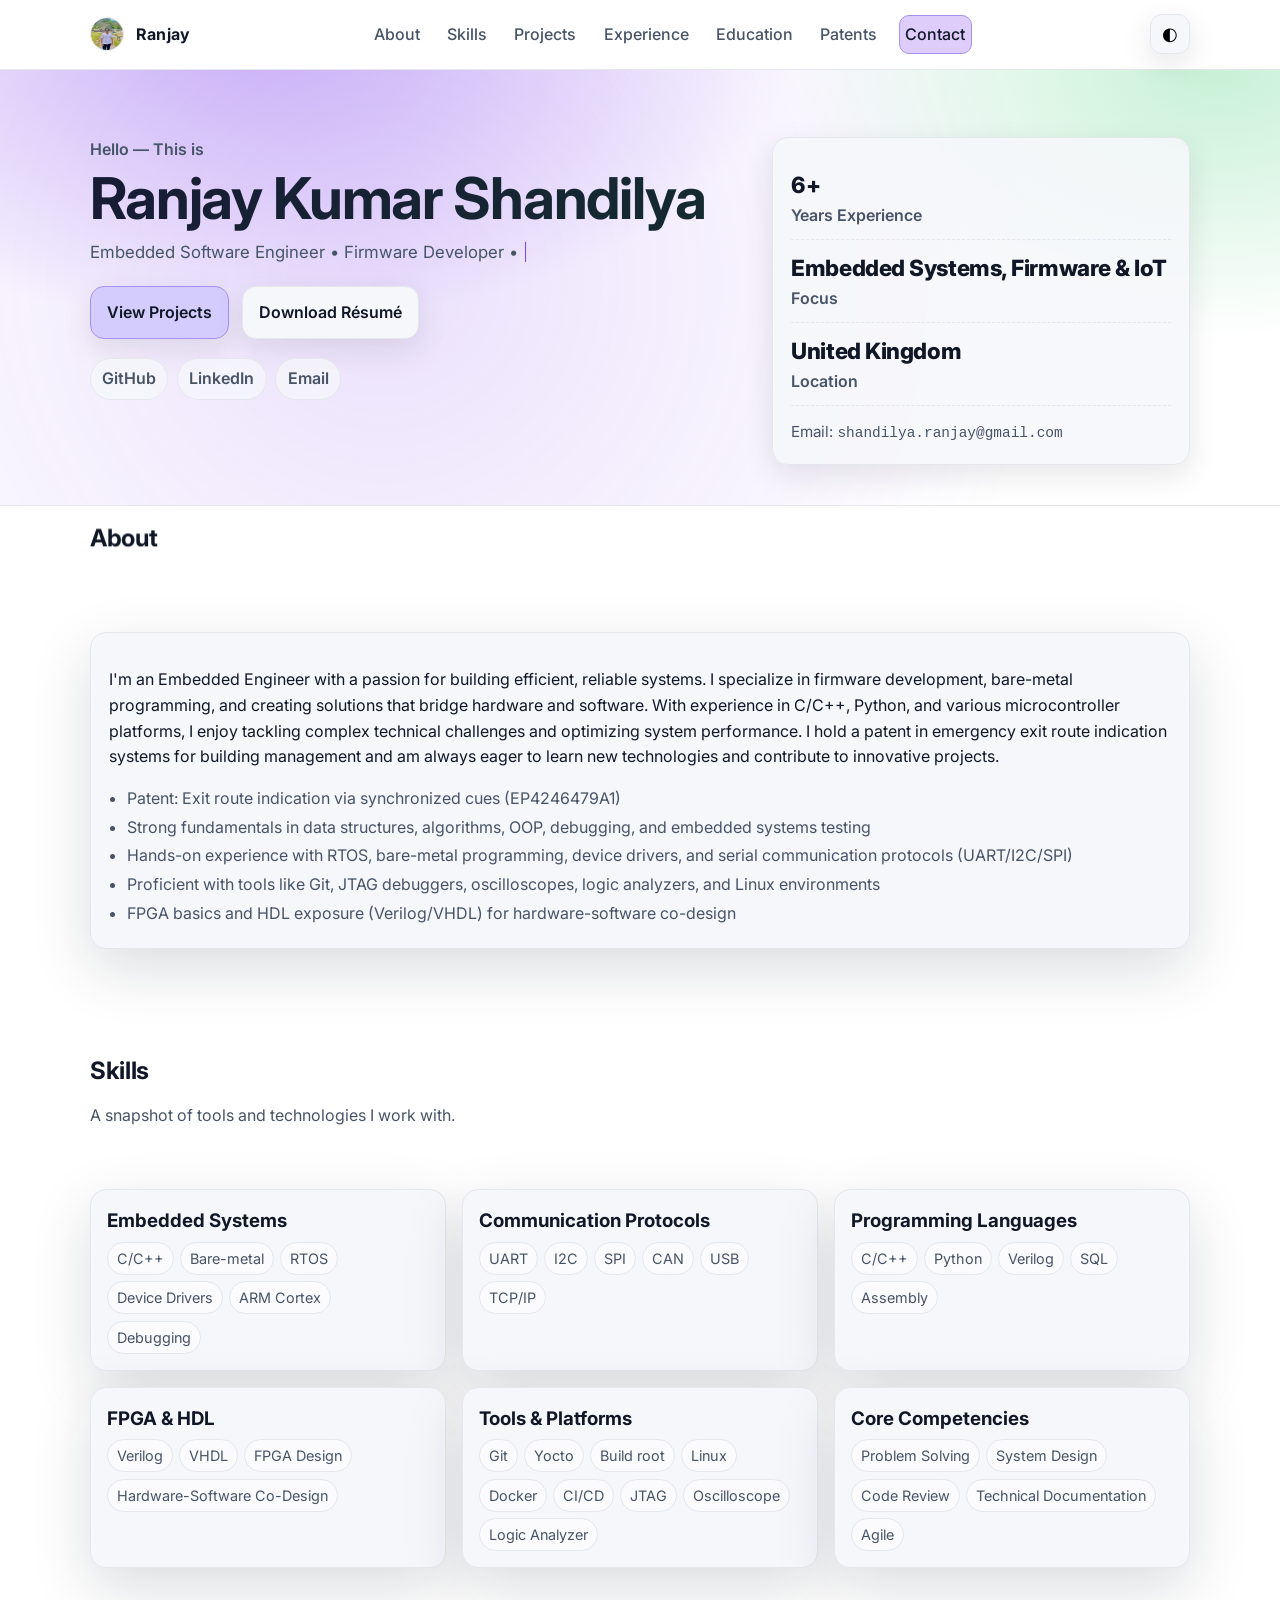
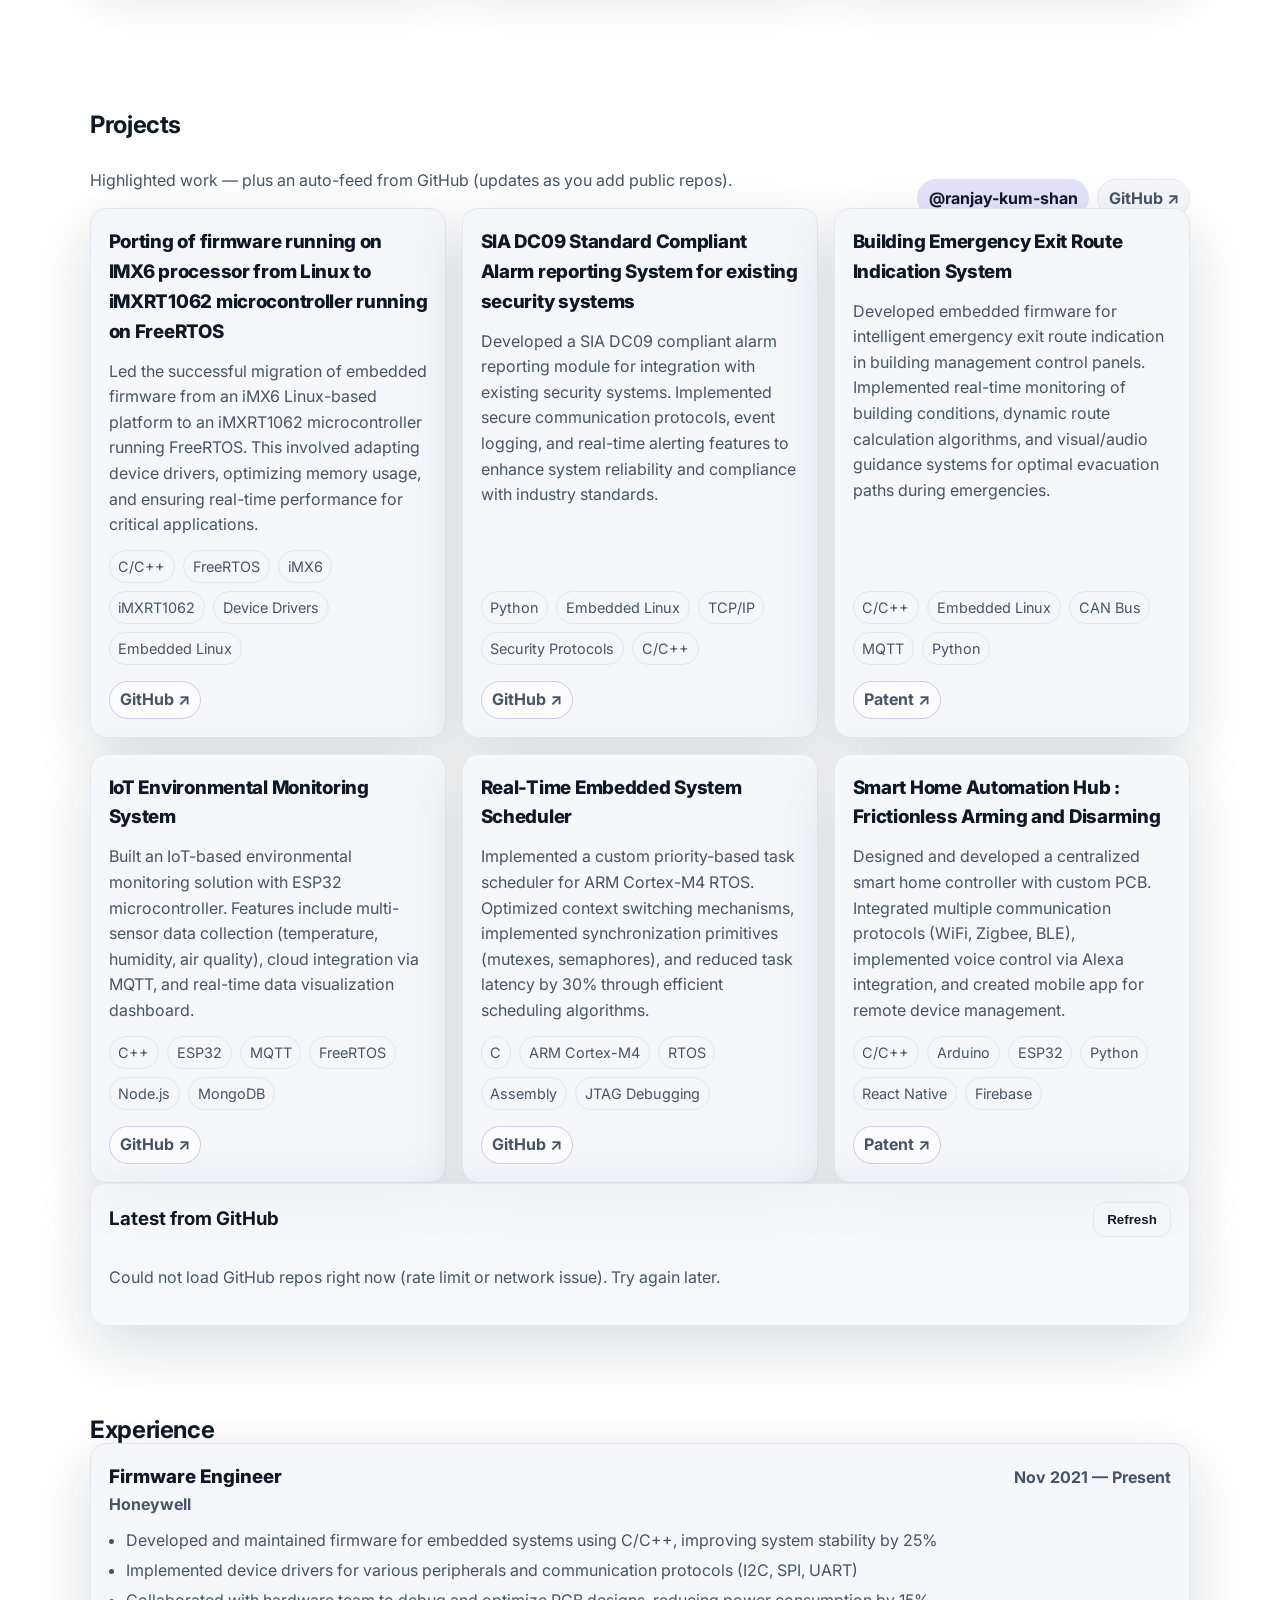
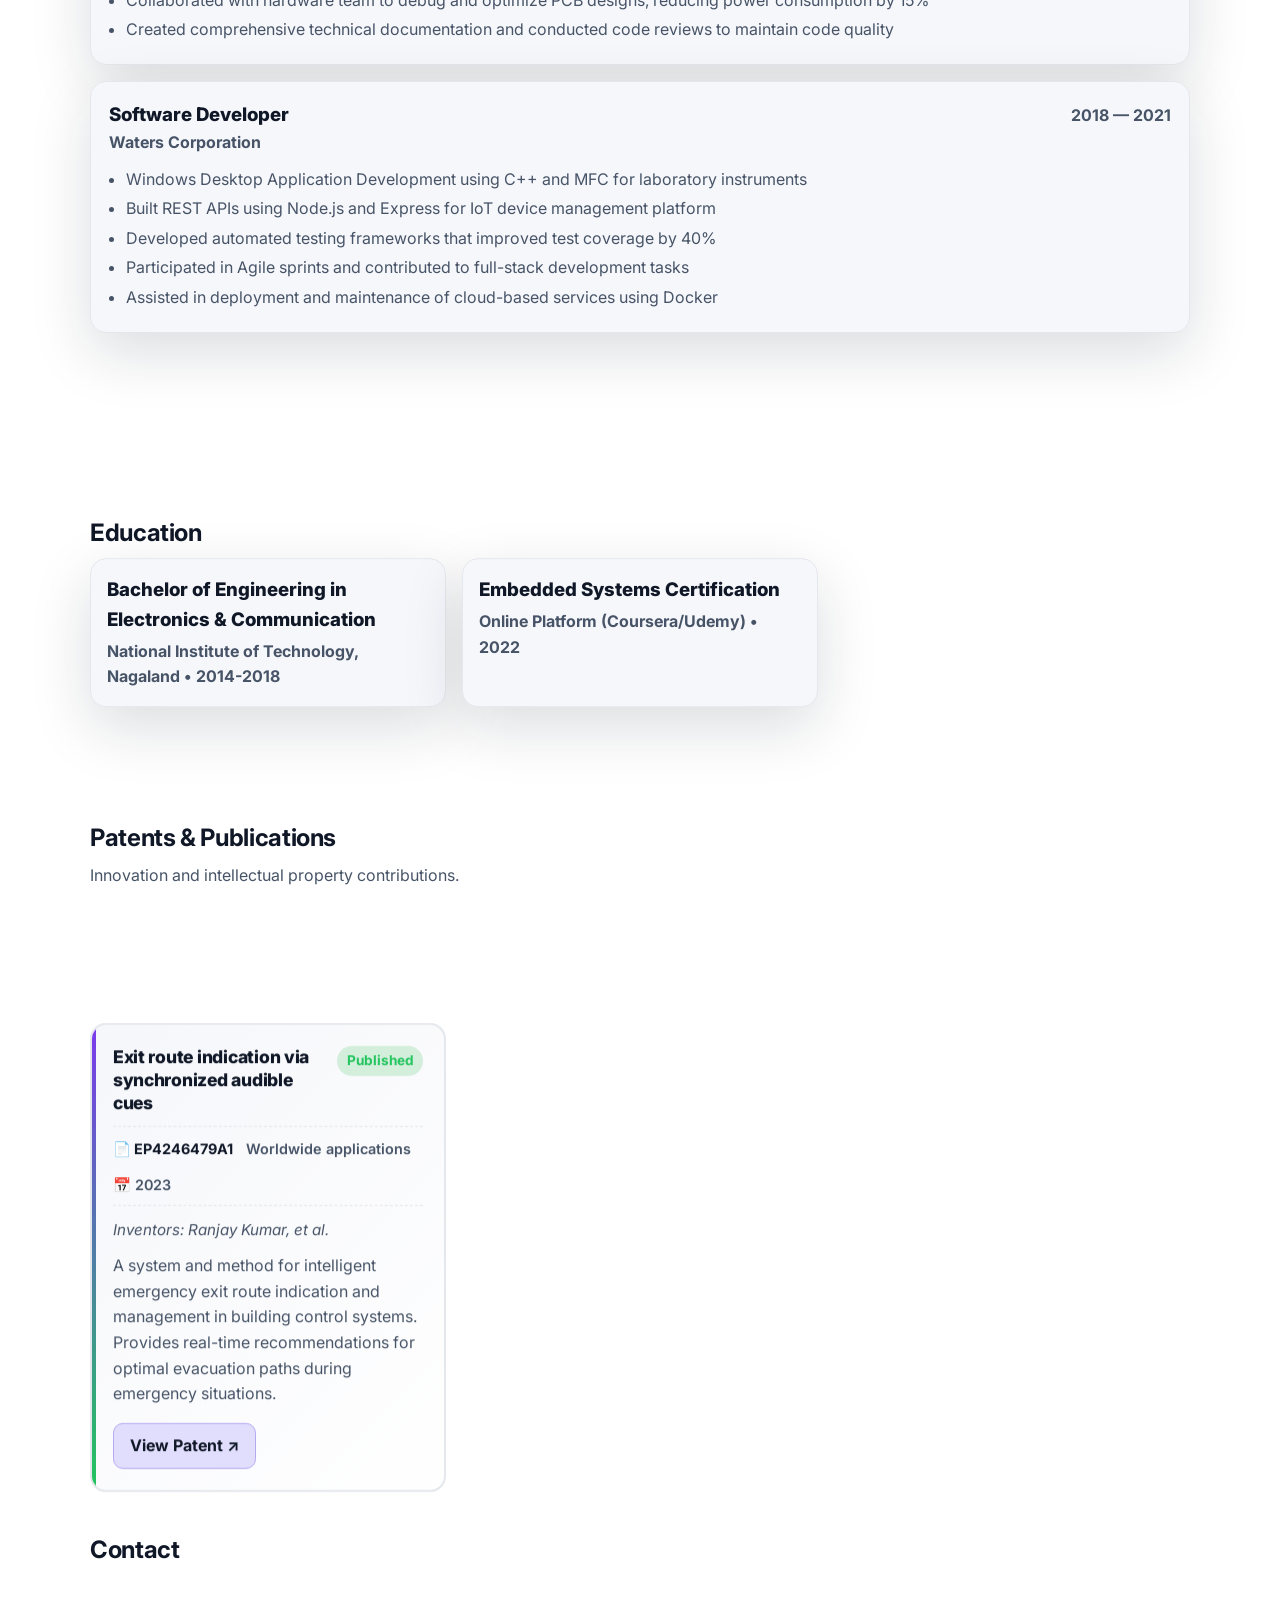
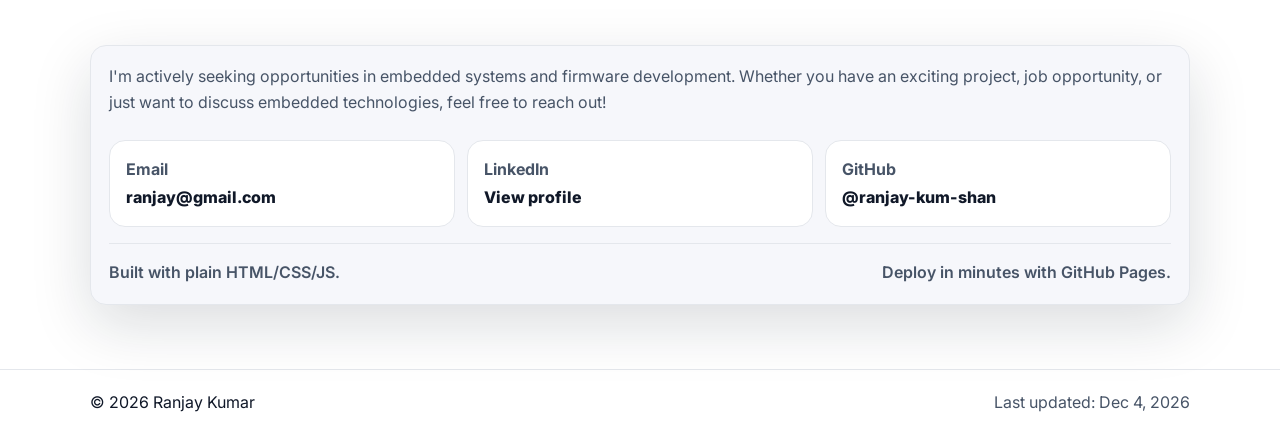
<file: index_original.html>
<!doctype html>
<html lang="en">
<head>
  <meta charset="utf-8" />
  <meta name="viewport" content="width=device-width, initial-scale=1" />
  <meta name="description" content="Professional portfolio of Ranjay Kumar — Embedded Software Engineer specializing in firmware and embedded systems development." />
  <meta name="keywords" content="Embedded Systems Engineer, Firmware Developer, Portfolio, C/C++, Python, Java" />
  <meta name="author" content="Ranjay Kumar" />
  <meta property="og:title" content="Ranjay Kumar | Embedded Software Engineer Portfolio" />
  <meta property="og:description" content="Professional portfolio showcasing embedded systems projects, skills, and experience." />
  <meta property="og:type" content="website" />
  <title>Ranjay Kumar | Portfolio</title>

  <link rel="icon" href="assets/Ranjay.png" />
  <link rel="preconnect" href="https://fonts.googleapis.com">
  <link rel="preconnect" href="https://fonts.gstatic.com" crossorigin>
  <link href="https://fonts.googleapis.com/css2?family=Inter:wght@400;500;600;700;800&display=swap" rel="stylesheet">

  <link rel="stylesheet" href="styles.css" />
</head>

<body>
  <a class="skip-link" href="#main">Skip to content</a>

  <header class="site-header">
    <div class="container header-inner">
      <a class="brand" href="#top" aria-label="Go to top">
        <img class="brand-avatar" src="assets/Ranjay.png" alt="Avatar" />
        <span class="brand-name">Ranjay</span>
      </a>

      <nav class="nav" aria-label="Primary">
        <a href="#about">About</a>
        <a href="#skills">Skills</a>
        <a href="#projects">Projects</a>
        <a href="#experience">Experience</a>
        <a href="#education">Education</a>
        <a href="#patents">Patents</a>
        <a href="#contact" class="nav-cta">Contact</a>
      </nav>

      <button id="navToggle" class="icon-btn nav-toggle" aria-label="Open menu" aria-controls="mobileNav" aria-expanded="false" title="Menu">
        <span class="icon" aria-hidden="true">☰</span>
      </button>

      <button id="themeToggle" class="icon-btn" aria-label="Toggle theme" title="Toggle theme">
        <span class="icon theme-icon" aria-hidden="true">◐</span>
      </button>
    </div>
  </header>

  <!-- Mobile Nav (shown on small screens) -->
  <div id="mobileNavOverlay" class="mobile-nav-overlay" hidden></div>
  <aside id="mobileNav" class="mobile-nav" hidden aria-label="Mobile navigation">
    <div class="mobile-nav-header">
      <span class="mobile-nav-title">Menu</span>
      <button id="navClose" class="icon-btn" aria-label="Close menu" title="Close">
        <span class="icon" aria-hidden="true">✕</span>
      </button>
    </div>

    <nav class="mobile-nav-links" aria-label="Mobile">
      <a href="#about">About</a>
      <a href="#skills">Skills</a>
      <a href="#projects">Projects</a>
      <a href="#experience">Experience</a>
      <a href="#education">Education</a>
      <a href="#patents">Patents</a>
      <a href="#contact" class="nav-cta">Contact</a>
    </nav>
  </aside>

  <!-- Scroll Progress Indicator -->
  <div id="scrollProgress" class="scroll-progress" aria-hidden="true"></div>

  <main id="main">
    <section id="top" class="hero parallax-section">
      <div class="parallax-bg" data-speed="0.5"></div>
      <div class="container hero-inner">
        <div class="hero-text fade-in parallax-layer" data-speed="0.2">
          <p class="eyebrow">Hello — This is</p>
          <h1 class="hero-title">Ranjay Kumar Shandilya</h1>
          <p class="hero-subtitle">
            <span id="typingText"></span>
            <span class="typing-cursor">|</span>
          </p>

          <div class="hero-actions">
            <a class="btn primary" href="#projects">View Projects</a>
            <a class="btn" id="resumeBtn" href="#" target="_blank" rel="noopener">Download Résumé</a>
          </div>

          <div class="social-row" id="socialRow" aria-label="Social links"></div>
        </div>

        <div class="hero-card fade-in-delayed parallax-layer" data-speed="0.3" aria-label="Quick stats">
          <div class="stat">
            <div class="stat-value" id="statYears">—</div>
            <div class="stat-label">Years Experience</div>
          </div>
          <div class="stat">
            <div class="stat-value" id="statFocus">—</div>
            <div class="stat-label">Focus</div>
          </div>
          <div class="stat">
            <div class="stat-value" id="statLocation">—</div>
            <div class="stat-label">Location</div>
          </div>
          <p class="stat-note">Email: <code>shandilya.ranjay@gmail.com</code> </p>
        </div>
      </div>
    </section>

    <section id="about" class="section observe-fade layer-slide-up">
      <div class="container">
        <h2 class="parallax-layer" data-speed="0.1">About</h2>
        <div class="card card-hover parallax-layer" data-speed="0.15">
          <p id="aboutText">
            I build reliable, maintainable software and enjoy turning ambiguous requirements into clear, usable solutions.
            I’m comfortable across the stack, love learning new tools, and care about clean architecture and shipping.
          </p>
          <ul class="highlights" id="highlights"></ul>
        </div>
      </div>
    </section>

    <section id="skills" class="section observe-fade layer-slide-up">
      <div class="container">
        <h2 class="parallax-layer" data-speed="0.1">Skills</h2>
        <p class="section-lead parallax-layer" data-speed="0.12">A snapshot of tools and technologies I work with.</p>
        <div class="grid stagger-children" id="skillsGrid"></div>
      </div>
    </section>

    <section id="projects" class="section observe-fade layer-slide-up">
      <div class="container">
        <div class="section-head parallax-layer" data-speed="0.1">
          <div>
            <h2>Projects</h2>
            <p class="section-lead">
              Highlighted work — plus an auto-feed from GitHub (updates as you add public repos).
            </p>
          </div>
          <div class="pill-row">
            <span class="pill" id="githubUserPill">@ranjay-kum-shan</span>
            <a class="pill-link" id="githubProfileLink" href="https://github.com/ranjay-kum-shan" target="_blank" rel="noopener">
              GitHub ↗
            </a>
          </div>
        </div>

        <div class="grid projects stagger-children" id="featuredProjects"></div>

        <div class="card subtle card-hover">
          <div class="row between">
            <h3 class="h3">Latest from GitHub</h3>
            <button class="btn small" id="refreshRepos">Refresh</button>
          </div>
          <div class="repo-grid" id="repoGrid"></div>
          <p class="muted" id="repoNote">If you don't see anything here yet, make a repo public and refresh.</p>
        </div>
      </div>
    </section>

    <section id="experience" class="section observe-fade layer-slide-up">
      <div class="container">
        <h2 class="parallax-layer" data-speed="0.1">Experience</h2>
        <div class="timeline stagger-children parallax-layer" data-speed="0.15" id="experienceTimeline"></div>
      </div>
    </section>

    <section id="education" class="section observe-fade layer-slide-up">
      <div class="container">
        <h2 class="parallax-layer" data-speed="0.1">Education</h2>
        <div class="grid stagger-children parallax-layer" data-speed="0.15" id="educationGrid"></div>
      </div>
    </section>

    <section id="patents" class="section observe-fade layer-slide-up">
      <div class="container">
        <h2 class="parallax-layer" data-speed="0.1">Patents & Publications</h2>
        <p class="section-lead parallax-layer" data-speed="0.12">Innovation and intellectual property contributions.</p>
        <div class="grid stagger-children parallax-layer" data-speed="0.15" id="patentsGrid"></div>
      </div>
    </section>

    <section id="contact" class="section observe-fade layer-slide-up">
      <div class="container">
        <h2 class="parallax-layer" data-speed="0.1">Contact</h2>
        <div class="card card-hover parallax-layer" data-speed="0.15">
          <p class="section-lead" id="contactBlurb">
            Want to collaborate, hire, or chat about a project? Reach out — I’ll respond quickly.
          </p>

          <div class="contact-grid">
            <a class="contact-item" id="emailLink" href="#">
              <span class="contact-kicker">Email</span>
              <span class="contact-value" id="emailText">your.email@example.com</span>
            </a>
            <a class="contact-item" id="linkedinLink" href="#" target="_blank" rel="noopener">
              <span class="contact-kicker">LinkedIn</span>
              <span class="contact-value" id="linkedinText">Add your LinkedIn</span>
            </a>
            <a class="contact-item" id="githubLink" href="https://github.com/ranjay-kum-shan" target="_blank" rel="noopener">
              <span class="contact-kicker">GitHub</span>
              <span class="contact-value">@ranjay-kum-shan</span>
            </a>
          </div>

          <div class="footer-note">
            <span>Built with plain HTML/CSS/JS.</span>
            <span>Deploy in minutes with GitHub Pages.</span>
          </div>
        </div>
      </div>
    </section>
  </main>

  <footer class="site-footer">
    <div class="container footer-inner">
      <span id="footerText">© <span id="year"></span> Ranjay Kumar</span>
      <span class="muted">Last updated: <span id="lastUpdated"></span></span>
    </div>
  </footer>

  <!-- Scroll to Top Button -->
  <button id="scrollToTop" class="scroll-to-top" aria-label="Scroll to top" title="Back to top">
    <span aria-hidden="true">↑</span>
  </button>

  <script src="profile.js"></script>
  <script src="script.js"></script>
</body>
</html>
</file>
<file: styles.css>
/* ====== Base ====== */
:root{
  --bg: #0b0c10;
  --surface: #12141a;
  --surface-2:#171a22;
  --text: #f3f4f6;
  --muted:#aab0bd;
  --line:#232838;
  --accent:#7c3aed;
  --accent-2:#22c55e;

  --shadow: 0 10px 30px rgba(0,0,0,.35);
  --shadow-lg: 0 20px 60px rgba(0,0,0,.45);
  --radius: 16px;
  --transition: all 0.2s cubic-bezier(0.4, 0, 0.2, 1);
}

:root[data-theme="light"]{
  --bg:#ffffff;
  --surface:#f6f7fb;
  --surface-2:#ffffff;
  --text:#101828;
  --muted:#475467;
  --line:#e4e7ec;
  --shadow: 0 10px 30px rgba(16,24,40,.10);
  --shadow-lg: 0 20px 60px rgba(16,24,40,.15);
}

*{box-sizing:border-box}
html{scroll-behavior:smooth; scroll-padding-top: 80px;}
body{
  margin:0;
  font-family: "Inter", system-ui, -apple-system, Segoe UI, Roboto, Arial, sans-serif;
  background: var(--bg);
  color: var(--text);
  line-height:1.6;
  transition: background 0.2s ease, color 0.2s ease;
}

a{color:inherit; text-decoration:none; transition: var(--transition);}
a:hover{opacity:.92}

code{
  font-family: ui-monospace, SFMono-Regular, Menlo, Monaco, Consolas, "Liberation Mono", "Courier New", monospace;
  font-size: .95em;
}

.container{
  width:min(1100px, calc(100% - 2rem));
  margin: 0 auto;
}

.skip-link{
  position:absolute;
  left:-999px;
  top:8px;
  background:var(--surface-2);
  border:1px solid var(--line);
  padding:.6rem .8rem;
  border-radius:12px;
  z-index: 999;
}
.skip-link:focus{left:12px}

/* ====== Scroll Progress ====== */
.scroll-progress{
  position: fixed;
  top:0;
  left:0;
  height: 3px;
  background: linear-gradient(90deg, var(--accent), var(--accent-2));
  z-index: 999;
  transition: width 0.1s ease;
}

/* ====== Animations ====== */
@keyframes fadeIn {
  from { opacity: 0; transform: translateY(20px); }
  to { opacity: 1; transform: translateY(0); }
}

@keyframes fadeInDelayed {
  0%, 20% { opacity: 0; transform: translateY(20px); }
  100% { opacity: 1; transform: translateY(0); }
}

@keyframes slideInLeft {
  from { opacity: 0; transform: translateX(-30px); }
  to { opacity: 1; transform: translateX(0); }
}

@keyframes slideInRight {
  from { opacity: 0; transform: translateX(30px); }
  to { opacity: 1; transform: translateX(0); }
}

@keyframes blink {
  0%, 49% { opacity: 1; }
  50%, 100% { opacity: 0; }
}

.fade-in {
  animation: fadeIn 0.55s ease-out forwards;
}

.fade-in-delayed {
  animation: fadeInDelayed 0.75s ease-out forwards;
}

.observe-fade {
  opacity: 0;
  transform: translateY(30px);
  transition: opacity 0.4s ease, transform 0.4s ease;
}

.observe-fade.visible {
  opacity: 1;
  transform: translateY(0);
}

.stagger-children > * {
  opacity: 0;
  transform: translateY(20px);
  transition: opacity 0.35s ease, transform 0.35s ease;
}

.stagger-children.visible > * {
  opacity: 1;
  transform: translateY(0);
}

.stagger-children.visible > *:nth-child(1) { transition-delay: 0.06s; }
.stagger-children.visible > *:nth-child(2) { transition-delay: 0.12s; }
.stagger-children.visible > *:nth-child(3) { transition-delay: 0.18s; }
.stagger-children.visible > *:nth-child(4) { transition-delay: 0.24s; }
.stagger-children.visible > *:nth-child(5) { transition-delay: 0.30s; }
.stagger-children.visible > *:nth-child(6) { transition-delay: 0.36s; }

.typing-cursor {
  animation: blink 0.8s infinite;
  font-weight: 300;
  color: var(--accent);
}

/* ====== Parallax & Layer Effects ====== */
.parallax-section {
  position: relative;
  overflow: hidden;
}

.parallax-bg {
  position: absolute;
  top: -50px;
  left: 0;
  width: 100%;
  height: calc(100% + 100px);
  background: radial-gradient(circle at 30% 50%, color-mix(in oklab, var(--accent) 15%, transparent), transparent 70%);
  z-index: -1;
  will-change: transform;
}

.parallax-layer {
  will-change: transform;
  transition: transform 0.1s ease-out;
}

.layer-slide-up {
  opacity: 0;
  transform: translateY(60px) scale(0.95);
  transition: opacity 0.55s cubic-bezier(0.4, 0, 0.2, 1), 
              transform 0.55s cubic-bezier(0.4, 0, 0.2, 1);
}

.layer-slide-up.layer-active {
  opacity: 1;
  transform: translateY(0) scale(1);
}

/* Depth shadow effect for layers */
.layer-slide-up.layer-active .card,
.layer-slide-up.layer-active .skill-card,
.layer-slide-up.layer-active .project-card,
.layer-slide-up.layer-active .timeline-item,
.layer-slide-up.layer-active .edu-card {
  animation: layerFloat 0.55s ease-out forwards;
}

@keyframes layerFloat {
  0% {
    transform: translateY(30px);
    opacity: 0;
    box-shadow: var(--shadow);
  }
  60% {
    transform: translateY(-5px);
  }
  100% {
    transform: translateY(0);
    opacity: 1;
    box-shadow: var(--shadow-lg);
  }
}

/* ====== Header ====== */
.site-header{
  position: sticky;
  top:0;
  z-index:50;
  backdrop-filter: blur(10px);
  background: color-mix(in oklab, var(--bg) 70%, transparent);
  border-bottom:1px solid var(--line);
  transition: var(--transition);
}
.site-header:hover{
  border-bottom-color: color-mix(in oklab, var(--accent) 40%, var(--line));
}
.header-inner{
  display:flex;
  align-items:center;
  justify-content:space-between;
  padding:.9rem 0;
  gap:1rem;
}

.brand{
  display:flex;
  align-items:center;
  gap:.75rem;
  font-weight:700;
}
.brand-avatar{
  width:34px;
  height:34px;
  border-radius:50%;
  border:1px solid var(--line);
  background:var(--surface-2);
}
.brand-name{letter-spacing:.2px}

.nav{
  display:flex;
  gap:1rem;
  align-items:center;
  font-weight:500;
  color: var(--muted);
}
.nav a{padding:.35rem .35rem; border-radius:10px}
.nav a:hover{background: color-mix(in oklab, var(--surface) 70%, transparent); color: var(--text)}
.nav-cta{
  color: var(--text) !important;
  background: color-mix(in oklab, var(--accent) 25%, transparent);
  border:1px solid color-mix(in oklab, var(--accent) 55%, var(--line));
}

.icon-btn{
  display:inline-flex;
  align-items:center;
  justify-content:center;
  width:40px;
  height:40px;
  border-radius:12px;
  background:var(--surface);
  border:1px solid var(--line);
  cursor:pointer;
  box-shadow: var(--shadow);
  transition: var(--transition);
}
.icon-btn:hover{
  transform: scale(1.05);
  border-color: var(--accent);
}
.icon-btn:active{
  transform: scale(0.95);
}
.icon{font-size:18px}
.theme-icon{
  transition: transform 0.2s ease;
}
.icon-btn:hover .theme-icon{
  transform: rotate(180deg);
}

/* Mobile nav toggle (hamburger) */
.nav-toggle{display:none}

/* ====== Hero ====== */
.hero{
  padding: 4.2rem 0 2.5rem;
  border-bottom:1px solid var(--line);
  background:
    radial-gradient(900px 500px at 20% -10%, color-mix(in oklab, var(--accent) 35%, transparent), transparent 60%),
    radial-gradient(700px 450px at 95% 0%, color-mix(in oklab, var(--accent-2) 25%, transparent), transparent 60%);
  perspective: 1000px;
  transform-style: preserve-3d;
}
.hero-inner{
  display:grid;
  grid-template-columns: 1.4fr .9fr;
  gap: 2rem;
  align-items: start;
}
.eyebrow{
  margin:0;
  color: var(--muted);
  font-weight:600;
}
.hero-title{
  margin:.3rem 0 .2rem;
  font-size: clamp(2.4rem, 4.5vw, 3.6rem);
  line-height:1.1;
  letter-spacing:-0.02em;
  background: linear-gradient(90deg,
    color-mix(in oklab, var(--text) 92%, var(--accent)),
    color-mix(in oklab, var(--text) 88%, var(--accent-2))
  );
  -webkit-background-clip: text;
  background-clip: text;
  -webkit-text-fill-color: transparent;
}
.hero-subtitle{
  margin:.5rem 0 1.3rem;
  color: var(--muted);
  font-size: 1.05rem;
}
.hero-actions{
  display:flex;
  gap:.8rem;
  flex-wrap:wrap;
  margin-bottom: 1.2rem;
}
.btn{
  display:inline-flex;
  align-items:center;
  justify-content:center;
  padding:.78rem 1rem;
  border-radius: 14px;
  border:1px solid var(--line);
  background: var(--surface);
  color: var(--text);
  font-weight:600;
  box-shadow: var(--shadow);
  transition: var(--transition);
  cursor: pointer;
}
.btn:hover{
  transform: translateY(-2px);
  box-shadow: var(--shadow-lg);
}
.btn:active{
  transform: translateY(0);
}
.btn.primary{
  background: color-mix(in oklab, var(--accent) 25%, var(--surface));
  border:1px solid color-mix(in oklab, var(--accent) 55%, var(--line));
}
.btn.primary:hover{
  background: color-mix(in oklab, var(--accent) 35%, var(--surface));
}
.btn.small{padding:.55rem .8rem; border-radius:12px; font-weight:600; box-shadow:none}
.btn.small:hover{
  transform: translateY(-1px);
  box-shadow: var(--shadow);
}

.social-row{display:flex; gap:.55rem; flex-wrap:wrap}
.social-pill{
  padding:.45rem .7rem;
  border-radius:999px;
  border:1px solid var(--line);
  background: color-mix(in oklab, var(--surface) 75%, transparent);
  color: var(--muted);
  font-weight:600;
  transition: var(--transition);
}
.social-pill:hover{
  color: var(--text);
  border-color: var(--accent);
  transform: translateY(-2px);
  box-shadow: var(--shadow);
}

/* ====== Cards / Sections ====== */
.section{
  padding: 4rem 0;
  position: relative;
  margin: 0;
}
.section h2{
  margin: 0 0 1.5rem;
  letter-spacing:-0.015em;
  transition: transform 0.2s ease;
}
.section-lead{margin: 0 0 1.5rem; color: var(--muted)}
.card{
  background: var(--surface);
  border:1px solid var(--line);
  border-radius: var(--radius);
  padding: 1.15rem;
  box-shadow: var(--shadow);
  transition: var(--transition);
}
.card.card-hover:hover{
  transform: translateY(-4px);
  box-shadow: var(--shadow-lg);
  border-color: color-mix(in oklab, var(--accent) 40%, var(--line));
}
.card.subtle{
  background: color-mix(in oklab, var(--surface) 80%, transparent);
  box-shadow:none;
}

.highlights{
  margin:1rem 0 0;
  padding: 0 0 0 1.1rem;
  color: var(--muted);
}
.highlights li{margin:.2rem 0}

.grid{
  display:grid;
  grid-template-columns: repeat(3, 1fr);
  gap: 1rem;
}
@media (max-width: 960px){
  .hero-inner{grid-template-columns:1fr}
  .nav{display:none}
  .nav-toggle{display:inline-flex}
  .grid{grid-template-columns:1fr 1fr}
}
@media (max-width: 640px){
  .grid{grid-template-columns:1fr}
}

/* ====== Mobile Nav (off-canvas) ====== */
.mobile-nav-overlay{
  position: fixed;
  inset: 0;
  background: rgba(0,0,0,.55);
  backdrop-filter: blur(6px);
  z-index: 60;
  opacity: 0;
  pointer-events: none;
  transition: opacity .16s ease;
}

.mobile-nav{
  position: fixed;
  top: 0;
  right: 0;
  height: 100vh;
  width: min(360px, calc(100vw - 3.5rem));
  background: color-mix(in oklab, var(--surface) 92%, transparent);
  border-left: 1px solid var(--line);
  z-index: 61;
  transform: translateX(12px);
  opacity: 0;
  pointer-events: none;
  transition: transform .16s ease, opacity .16s ease;
  box-shadow: var(--shadow-lg);
}

.mobile-nav.open{
  transform: translateX(0);
  opacity: 1;
  pointer-events: auto;
}

.mobile-nav-overlay.open{
  opacity: 1;
  pointer-events: auto;
}

.mobile-nav-header{
  display:flex;
  align-items:center;
  justify-content:space-between;
  padding: 1rem;
  border-bottom: 1px solid var(--line);
}

.mobile-nav-title{font-weight:800; letter-spacing:-0.01em}

.mobile-nav-links{
  display:flex;
  flex-direction:column;
  padding: .6rem;
  gap: .25rem;
}

.mobile-nav-links a{
  padding: .85rem .9rem;
  border-radius: 14px;
  border: 1px solid transparent;
  color: var(--text);
  background: transparent;
}

.mobile-nav-links a:hover{
  background: color-mix(in oklab, var(--surface-2) 55%, transparent);
  border-color: color-mix(in oklab, var(--accent) 35%, var(--line));
}

.mobile-nav-links .nav-cta{
  margin-top: .35rem;
  display:inline-flex;
  justify-content:center;
}

body.nav-open{overflow:hidden}

/* Accessibility: reduce motion */
@media (prefers-reduced-motion: reduce){
  html{scroll-behavior:auto}
  *, *::before, *::after{
    animation-duration: 0.001ms !important;
    animation-iteration-count: 1 !important;
    transition-duration: 0.001ms !important;
  }
  .parallax-layer, .parallax-bg{transform:none !important}
}

.skill-card{
  padding: 1rem;
  border-radius: var(--radius);
  border:1px solid var(--line);
  background: var(--surface);
  transition: var(--transition);
}
.skill-card:hover{
  transform: translateY(-4px);
  box-shadow: var(--shadow-lg);
  border-color: color-mix(in oklab, var(--accent) 40%, var(--line));
}
.skill-title{margin:0 0 .35rem; font-weight:700}
.skill-tags{
  display:flex; flex-wrap:wrap; gap:.4rem;
}
.tag{
  font-size:.9rem;
  padding:.25rem .55rem;
  border-radius:999px;
  border:1px solid var(--line);
  color: var(--muted);
  background: color-mix(in oklab, var(--surface-2) 55%, transparent);
  transition: var(--transition);
}
.tag:hover{
  border-color: var(--accent);
  color: var(--text);
  transform: scale(1.05);
}

/* ====== Quick stats ====== */
.hero-card{
  background: color-mix(in oklab, var(--surface) 85%, transparent);
  border:1px solid var(--line);
  border-radius: var(--radius);
  padding: 1.15rem;
  box-shadow: var(--shadow);
}
.stat{padding:.65rem 0; border-bottom:1px dashed var(--line)}
.stat:last-child{border-bottom:none}
.stat-value{font-size:1.4rem; font-weight:800; letter-spacing:-0.02em}
.stat-label{color: var(--muted); font-weight:600}
.stat-note{margin:.9rem 0 0; color: var(--muted); font-size:.95rem}

/* ====== Projects ====== */
.section-head{
  display:flex;
  align-items:flex-end;
  justify-content:space-between;
  gap:1rem;
  flex-wrap:wrap;
}
.pill-row{display:flex; gap:.5rem; align-items:center; flex-wrap:wrap}
.pill{
  padding:.35rem .65rem;
  border-radius:999px;
  border:1px solid var(--line);
  background: color-mix(in oklab, var(--accent) 12%, var(--surface));
  color: var(--text);
  font-weight:700;
}
.pill-link{
  padding:.35rem .65rem;
  border-radius:999px;
  border:1px solid var(--line);
  background: var(--surface);
  color: var(--muted);
  font-weight:700;
}
.pill-link:hover{color: var(--text)}

.projects .project-card{
  display:flex;
  flex-direction:column;
  gap:.75rem;
  padding: 1.1rem;
  border-radius: var(--radius);
  border:1px solid var(--line);
  background: var(--surface);
  transition: var(--transition);
}
.projects .project-card:hover{
  transform: translateY(-6px);
  box-shadow: var(--shadow-lg);
  border-color: color-mix(in oklab, var(--accent) 50%, var(--line));
}
.project-title{margin:0; font-weight:800; letter-spacing:-0.015em}
.project-desc{margin:0; color: var(--muted)}
.project-meta{display:flex; gap:.5rem; flex-wrap:wrap; align-items:center; margin-top:auto}
.meta-pill{
  font-size:.9rem;
  padding:.25rem .55rem;
  border-radius:999px;
  border:1px solid var(--line);
  color: var(--muted);
}
.project-links{margin-top:.25rem; display:flex; gap:.6rem; flex-wrap:wrap}
.project-links .link{
  display: inline-flex;
  align-items: center;
  padding: .34rem .65rem;
  border-radius: 999px;
  border: 1px solid color-mix(in oklab, var(--line) 82%, var(--accent) 18%);
  background: color-mix(in oklab, var(--surface-2) 70%, transparent);
  color: var(--muted);
  font-weight: 700;
  transition: var(--transition);
}
.project-links .link:hover{
  color: var(--text);
  border-color: color-mix(in oklab, var(--accent) 45%, var(--line));
  background: color-mix(in oklab, var(--accent) 10%, var(--surface));
}

/* ====== Repo grid ====== */
.repo-grid{
  margin-top:.75rem;
  display:grid;
  grid-template-columns: repeat(2, 1fr);
  gap:.75rem;
}
@media (max-width: 640px){ .repo-grid{grid-template-columns:1fr} }

.repo-card{
  padding:.9rem;
  border-radius: var(--radius);
  border:1px solid var(--line);
  background: var(--surface-2);
  transition: var(--transition);
}
.repo-card:hover{
  transform: translateY(-3px);
  box-shadow: var(--shadow);
  border-color: color-mix(in oklab, var(--accent) 40%, var(--line));
}
.repo-top{display:flex; justify-content:space-between; gap:.75rem; align-items:flex-start}
.repo-name{font-weight:800}
.repo-desc{margin:.35rem 0 .65rem; color: var(--muted)}
.repo-bottom{display:flex; gap:.6rem; flex-wrap:wrap; color: var(--muted); font-weight:600; font-size:.95rem}
.muted{color: var(--muted)}

/* ====== Timeline ====== */
.timeline{
  display:grid;
  gap: 1rem;
  margin-top: 1rem;
}
.timeline-item{
  padding: 1.1rem;
  border-radius: var(--radius);
  border:1px solid var(--line);
  background: var(--surface);
  transition: var(--transition);
}
.timeline-item:hover{
  transform: translateX(8px);
  box-shadow: var(--shadow-lg);
  border-color: color-mix(in oklab, var(--accent) 40%, var(--line));
}
.timeline-top{
  display:flex;
  justify-content:space-between;
  gap:1rem;
  flex-wrap:wrap;
  align-items:baseline;
}
.timeline-role{margin:0; font-weight:800}
.timeline-org{color: var(--muted); font-weight:700}
.timeline-dates{color: var(--muted); font-weight:700}
.timeline-bullets{margin:.7rem 0 0; padding-left: 1.1rem; color: var(--muted)}
.timeline-bullets li{margin:.25rem 0}

/* ====== Education ====== */
.edu-card{
  padding: 1rem;
  border-radius: var(--radius);
  border:1px solid var(--line);
  background: var(--surface);
  transition: var(--transition);
}
.edu-card:hover{
  transform: translateY(-4px);
  box-shadow: var(--shadow-lg);
  border-color: color-mix(in oklab, var(--accent) 40%, var(--line));
}
.edu-title{margin:0; font-weight:800}
.edu-meta{margin:.25rem 0 0; color: var(--muted); font-weight:700}

.grid.edu-grid{
  margin-top: 1rem;
}

/* ====== Patents ====== */
.patent-card{
  padding: 1.3rem;
  border-radius: var(--radius);
  border:2px solid var(--line);
  background: linear-gradient(135deg, var(--surface) 0%, var(--surface-2) 100%);
  transition: var(--transition);
  position: relative;
  overflow: hidden;
}
.patent-card::before{
  content: '';
  position: absolute;
  top: 0;
  left: 0;
  width: 4px;
  height: 100%;
  background: linear-gradient(180deg, var(--accent), var(--accent-2));
}
.patent-card:hover{
  transform: translateY(-6px) scale(1.02);
  box-shadow: var(--shadow-lg);
  border-color: var(--accent);
}
.patent-header{
  display: flex;
  justify-content: space-between;
  align-items: flex-start;
  gap: 1rem;
  margin-bottom: .75rem;
}
.patent-title{
  margin:0;
  font-weight:800;
  font-size: 1.1rem;
  letter-spacing:-0.015em;
  line-height: 1.3;
}
.patent-status{
  padding: .25rem .6rem;
  border-radius: 999px;
  background: color-mix(in oklab, var(--accent-2) 20%, var(--surface));
  color: var(--accent-2);
  font-size: .85rem;
  font-weight: 700;
  white-space: nowrap;
}
.patent-meta{
  display: flex;
  gap: .8rem;
  flex-wrap: wrap;
  margin-bottom: .7rem;
  padding: .6rem 0;
  border-top: 1px dashed var(--line);
  border-bottom: 1px dashed var(--line);
}
.patent-meta span{
  font-size: .9rem;
  color: var(--muted);
  font-weight: 600;
}
.patent-number{
  color: var(--text) !important;
  font-weight: 700 !important;
}
.patent-inventors{
  margin: .5rem 0;
  color: var(--muted);
  font-size: .95rem;
  font-style: italic;
}
.patent-desc{
  margin: .7rem 0 1rem;
  color: var(--muted);
  line-height: 1.6;
}
.patent-link{
  display: inline-flex;
  align-items: center;
  padding: .6rem 1rem;
  border-radius: 10px;
  background: color-mix(in oklab, var(--accent) 15%, var(--surface));
  border: 1px solid color-mix(in oklab, var(--accent) 40%, var(--line));
  color: var(--text);
  font-weight: 700;
  transition: var(--transition);
}
.patent-link:hover{
  background: color-mix(in oklab, var(--accent) 25%, var(--surface));
  transform: translateX(4px);
  border-color: var(--accent);
}

/* ====== Contact ====== */
.contact-grid{
  display:grid;
  grid-template-columns: repeat(3, 1fr);
  gap:.75rem;
  margin-top: 1rem;
}
@media (max-width: 960px){ .contact-grid{grid-template-columns:1fr} }

.contact-item{
  padding: 1rem;
  border-radius: var(--radius);
  border:1px solid var(--line);
  background: var(--surface-2);
  transition: var(--transition);
}
.contact-item:hover{
  transform: translateY(-4px);
  box-shadow: var(--shadow);
  border-color: color-mix(in oklab, var(--accent) 50%, var(--line));
}
.contact-kicker{display:block; color: var(--muted); font-weight:700}
.contact-value{display:block; font-weight:800; margin-top:.15rem}

.footer-note{
  margin-top: 1rem;
  padding-top: 1rem;
  border-top:1px solid var(--line);
  display:flex;
  justify-content:space-between;
  gap:1rem;
  flex-wrap:wrap;
  color: var(--muted);
  font-weight:600;
}

/* ====== Footer ====== */
.site-footer{
  border-top: 1px solid var(--line);
  padding: 1.2rem 0;
}
.footer-inner{
  display:flex;
  align-items:center;
  justify-content:space-between;
  gap:1rem;
  flex-wrap:wrap;
}
.row{display:flex; gap:.75rem; align-items:center}
.between{justify-content:space-between}
.h3{margin:0}

/* ====== Scroll to Top Button ====== */
.scroll-to-top{
  position: fixed;
  bottom: 2rem;
  right: 2rem;
  width: 50px;
  height: 50px;
  border-radius: 50%;
  background: var(--accent);
  color: white;
  border: none;
  cursor: pointer;
  display: flex;
  align-items: center;
  justify-content: center;
  font-size: 24px;
  box-shadow: var(--shadow-lg);
  opacity: 0;
  visibility: hidden;
  transform: translateY(20px);
  transition: var(--transition);
  z-index: 40;
}
.scroll-to-top.visible{
  opacity: 1;
  visibility: visible;
  transform: translateY(0);
}
.scroll-to-top:hover{
  transform: translateY(-4px) scale(1.05);
  box-shadow: 0 25px 70px rgba(124, 58, 237, .5);
}
.scroll-to-top:active{
  transform: translateY(-2px) scale(1);
}

/* ====== Responsive Adjustments ====== */
@media (max-width: 640px) {
  .scroll-to-top {
    bottom: 1rem;
    right: 1rem;
    width: 45px;
    height: 45px;
  }
}
</file>
